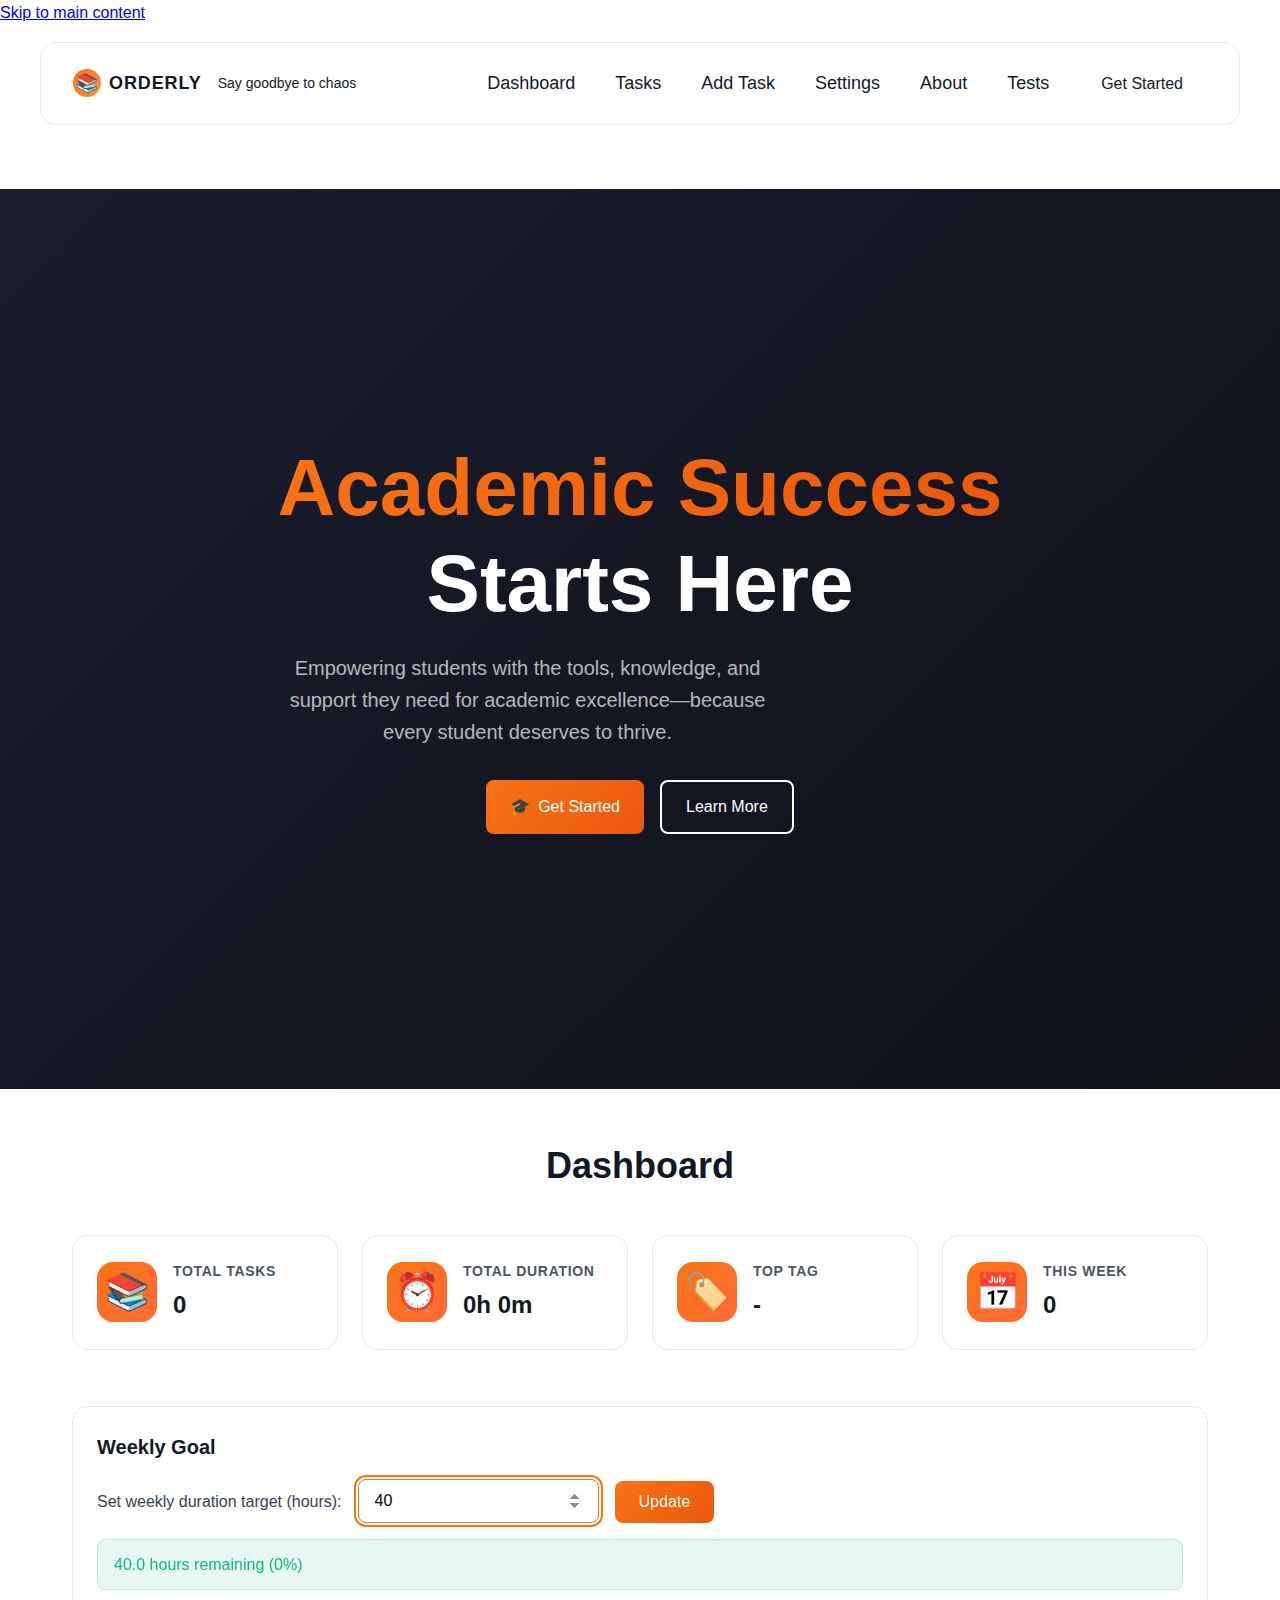
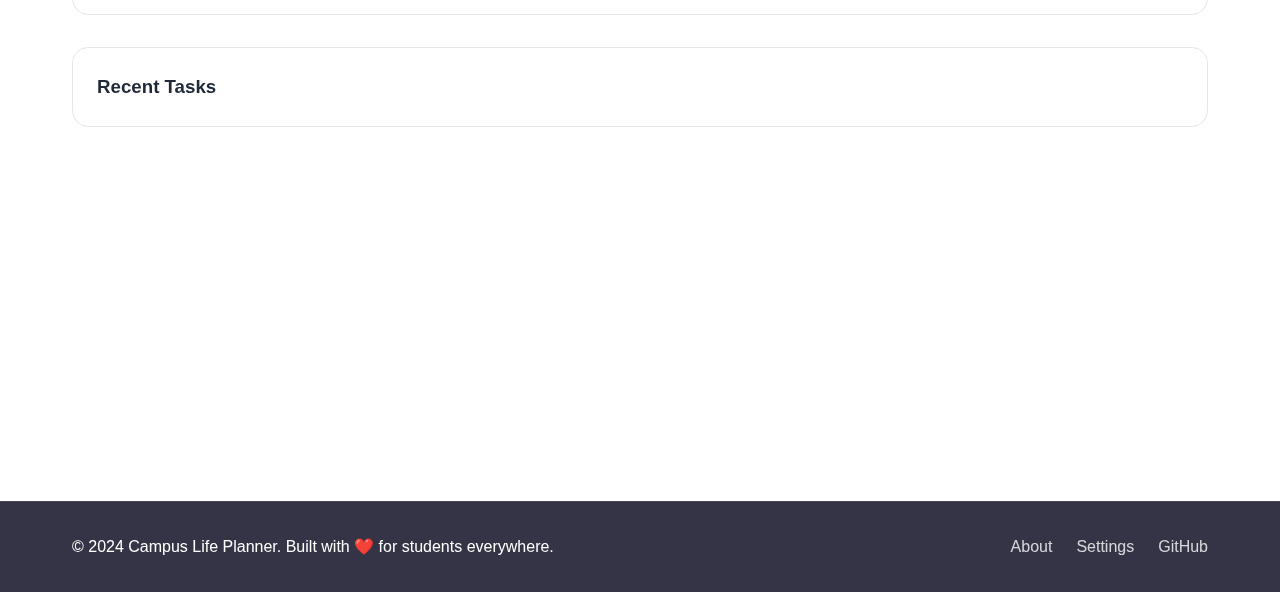
<file: index.html>
<!DOCTYPE html>
<html lang="en">
<head>
    <meta charset="UTF-8">
    <meta name="viewport" content="width=device-width, initial-scale=1.0">
    <title>Orderly</title>
    <meta name="description" content="Organize your academic tasks, events, and deadlines with our intuitive campus life planner">
    
    <!-- Preload critical resources -->
    <link rel="preload" href="styles/main.css" as="style">
    <!-- Use modulepreload for ES module entry so the browser doesn't warn about unused preload -->
    <link rel="modulepreload" href="scripts/main.js">
    
    <!-- Stylesheets -->
    <link rel="stylesheet" href="styles/main.css">
    <link rel="stylesheet" href="styles/components.css">
    <link rel="stylesheet" href="styles/responsive.css">
    
    <!-- Favicon -->
    <link rel="icon" type="image/svg+xml" href="assets/images/favicon.svg">
</head>
<body>
    <!-- Skip to content link for accessibility -->
    <a href="#main-content" class="skip-link">Skip to main content</a>
    
    <!-- Header -->
    <header class="header" role="banner">
        <nav class="nav" role="navigation" aria-label="Main navigation">
            <div class="nav-container">
                <div class="logo">
                    <div class="logo-icon">📚</div>
                    <div>
                        <h1>Orderly</h1>
                        <span class="tagline">Say goodbye to chaos</span>
                    </div>
                </div>
                <button class="nav-toggle" aria-label="Toggle navigation menu" aria-expanded="false">
                    <span class="hamburger"></span>
                    <span class="hamburger"></span>
                    <span class="hamburger"></span>
                </button>
                <ul class="nav-menu" role="menubar">
                    <li role="none"><a href="#dashboard" role="menuitem" class="nav-link">Dashboard</a></li>
                    <li role="none"><a href="#tasks" role="menuitem" class="nav-link">Tasks</a></li>
                    <li role="none"><a href="#add-task" role="menuitem" class="nav-link">Add Task</a></li>
                    <li role="none"><a href="#settings" role="menuitem" class="nav-link">Settings</a></li>
                    <li role="none"><a href="#about" role="menuitem" class="nav-link">About</a></li>
                    <li role="none"><a href="tests.html" role="menuitem" class="nav-link">Tests</a></li>
                    <li role="none"><a href="#dashboard" role="menuitem" class="nav-link btn btn-primary">Get Started</a></li>
                </ul>
            </div>
        </nav>
    </header>

    <!-- Main Content -->
    <main id="main-content" class="main" role="main">
        <!-- Hero Section -->
        <section id="hero" class="hero-section">
            <div class="container">
                <div class="hero-content">
                    <div class="hero-text">
                        <h1 class="hero-title">
                            <span class="hero-title-main">Academic Success</span>
                            <span class="hero-title-sub">Starts Here</span>
                        </h1>
                        <p class="hero-description">
                            Empowering students with the tools, knowledge, and support they need for academic excellence—because every student deserves to thrive.
                        </p>
                        <div class="hero-buttons">
                            <a href="#app" class="btn btn-primary btn-large">
                                <span>🎓</span>
                                Get Started
                            </a>
                            <a href="#features" class="btn btn-outline btn-large">
                                Learn More
                            </a>
                        </div>
                    </div>
                    <div class="hero-visual">
                        <div class="phone-mockup">
                            <div class="phone-screen">
                                <div class="app-preview">
                                    <div class="app-header">
                                        <div class="app-icon">📚</div>
                                        <span>Campus Life</span>
                                    </div>
                                    <div class="app-content">
                                        <div class="task-item">
                                            <div class="task-icon">📝</div>
                                            <div class="task-info">
                                                <div class="task-title">React Formative</div>
                                                <div class="task-meta">Due in 2 days</div>
                                            </div>
                                        </div>
                                        <div class="task-item">
                                            <div class="task-icon">🔬</div>
                                            <div class="task-info">
                                                <div class="task-title">Flexbox assignment</div>
                                                <div class="task-meta">Due tomorrow</div>
                                            </div>
                                        </div>
                                        <div class="task-item">
                                            <div class="task-icon">📖</div>
                                            <div class="task-info">
                                                <div class="task-title">Responsive design</div>
                                                <div class="task-meta">Due next week</div>
                                            </div>
                                        </div>
                                    </div>
                                </div>
                            </div>
                        </div>
                        <div class="floating-elements">
                            <div class="floating-icon">📊</div>
                            <div class="floating-icon">🎯</div>
                            <div class="floating-icon">⏰</div>
                        </div>
                    </div>
                </div>
            </div>
        </section>

        <!-- Features Section -->
        <section id="features" class="section">
            <div class="container">
                <h2 class="section-title">Why Students Choose Campus Life Planner</h2>
                <div class="features-grid">
                    <div class="feature-card glass-effect">
                        <div class="feature-icon">📚</div>
                        <h3>Smart Task Management</h3>
                        <p>Organize assignments, projects, and deadlines with intelligent categorization and priority tracking.</p>
                    </div>
                    <div class="feature-card glass-effect">
                        <div class="feature-icon">⏰</div>
                        <h3>Time Optimization</h3>
                        <p>Track study time, set realistic goals, and optimize your schedule for maximum productivity.</p>
                    </div>
                    <div class="feature-card glass-effect">
                        <div class="feature-icon">🎯</div>
                        <h3>Progress Tracking</h3>
                        <p>Monitor your academic journey with detailed analytics and achievement milestones.</p>
                    </div>
                    <div class="feature-card glass-effect">
                        <div class="feature-icon">🔍</div>
                        <h3>Advanced Search</h3>
                        <p>Find tasks instantly with powerful search capabilities and smart filtering options.</p>
                    </div>
                </div>
            </div>
        </section>

        <!-- How It Works Section -->
        <section id="how-it-works" class="section">
            <div class="container">
                <h2 class="section-title">How It Works</h2>
                <div class="steps-grid">
                    <div class="step-card">
                        <div class="step-number">1</div>
                        <h3>Add Your Tasks</h3>
                        <p>Quickly add assignments, projects, and deadlines with due dates and duration estimates.</p>
                    </div>
                    <div class="step-card">
                        <div class="step-number">2</div>
                        <h3>Track Progress</h3>
                        <p>Monitor your productivity with real-time statistics and visual progress indicators.</p>
                    </div>
                    <div class="step-card">
                        <div class="step-number">3</div>
                        <h3>Achieve Goals</h3>
                        <p>Set weekly targets and celebrate milestones as you work toward academic success.</p>
                    </div>
                </div>
            </div>
        </section>

        <!-- App Section -->
        <section id="app" class="section active">
            <!-- Dashboard Section -->
            <section id="dashboard" class="app-section" aria-labelledby="dashboard-heading">
            <div class="container">
                <h2 id="dashboard-heading" class="section-title">Dashboard</h2>
                
                <!-- Stats Cards -->
                <div class="stats-grid">
                    <div class="stat-card glass-effect">
                        <div class="stat-icon">📚</div>
                        <div class="stat-content">
                            <h3>Total Tasks</h3>
                            <p class="stat-number" id="total-tasks">0</p>
                        </div>
                    </div>
                    
                    <div class="stat-card glass-effect">
                        <div class="stat-icon">⏰</div>
                        <div class="stat-content">
                            <h3>Total Duration</h3>
                            <p class="stat-number" id="total-duration">0h 0m</p>
                        </div>
                    </div>
                    
                    <div class="stat-card glass-effect">
                        <div class="stat-icon">🏷️</div>
                        <div class="stat-content">
                            <h3>Top Tag</h3>
                            <p class="stat-number" id="top-tag">-</p>
                        </div>
                    </div>
                    
                    <div class="stat-card glass-effect">
                        <div class="stat-icon">📅</div>
                        <div class="stat-content">
                            <h3>This Week</h3>
                            <p class="stat-number" id="week-tasks">0</p>
                        </div>
                    </div>
                </div>
                
                <!-- Cap/Target Section -->
                <div class="cap-section glass-effect">
                    <h3>Weekly Goal</h3>
                    <div class="cap-controls">
                        <label for="duration-cap" class="cap-label">Set weekly duration target (hours):</label>
                        <input type="number" id="duration-cap" class="cap-input" min="0" step="0.5" value="40">
                        <button id="update-cap" class="btn btn-primary">Update</button>
                    </div>
                    <div id="cap-status" class="cap-status" role="status" aria-live="polite"></div>
                </div>
                
                <!-- Recent Tasks -->
                <div class="recent-tasks glass-effect">
                    <h3>Recent Tasks</h3>
                    <div id="recent-tasks-list" class="tasks-preview">
                        <!-- Tasks will be populated by JavaScript -->
                    </div>
                </div>
            </div>
        </section>

        <!-- Tasks Section -->
        <section id="tasks" class="section" aria-labelledby="tasks-heading">
            <div class="container">
                <h2 id="tasks-heading" class="section-title">Your Tasks</h2>
                
                <!-- Search and Filter Controls -->
                <div class="controls glass-effect">
                    <div class="search-container">
                        <label for="search-input" class="search-label">Search Tasks:</label>
                        <input type="text" id="search-input" class="search-input" placeholder="Enter search pattern...">
                        <div class="search-options">
                            <label class="checkbox-label">
                                <input type="checkbox" id="case-sensitive" class="checkbox">
                                Case sensitive
                            </label>
                            <button id="clear-search" class="btn btn-secondary">Clear</button>
                        </div>
                    </div>
                    
                    <div class="filter-controls">
                        <label for="sort-select" class="filter-label">Sort by:</label>
                        <select id="sort-select" class="select">
                            <option value="date-desc">Date (Newest First)</option>
                            <option value="date-asc">Date (Oldest First)</option>
                            <option value="title-asc">Title (A-Z)</option>
                            <option value="title-desc">Title (Z-A)</option>
                            <option value="duration-desc">Duration (Longest First)</option>
                            <option value="duration-asc">Duration (Shortest First)</option>
                            <option value="tag-asc">Tag (A-Z)</option>
                        </select>
                        
                        <label for="tag-filter" class="filter-label">Filter by tag:</label>
                        <select id="tag-filter" class="select">
                            <option value="">All Tags</option>
                        </select>
                    </div>
                </div>
                
                <!-- Tasks Table/Grid -->
                <div class="tasks-container">
                    <div id="tasks-loading" class="loading" aria-live="polite">Loading tasks...</div>
                    <div id="tasks-empty" class="empty-state" style="display: none;">
                        <div class="empty-icon">📝</div>
                        <h3>No tasks found</h3>
                        <p>Start by adding your first task or adjust your search criteria.</p>
                        <a href="#add-task" class="btn btn-primary">Add Task</a>
                    </div>
                    <div id="tasks-grid" class="tasks-grid">
                        <!-- Tasks will be populated by JavaScript -->
                    </div>
                </div>
            </div>
        </section>

        <!-- Add/Edit Task Section -->
        <section id="add-task" class="section" aria-labelledby="add-task-heading">
            <div class="container">
                <h2 id="add-task-heading" class="section-title">Add New Task</h2>
                
                <form id="task-form" class="task-form glass-effect" novalidate>
                    <div class="form-group">
                        <label for="task-title" class="form-label">Task Title *</label>
                        <input type="text" id="task-title" class="form-input" required 
                               placeholder="e.g., Complete Math Assignment">
                        <div class="error-message" id="title-error" role="alert"></div>
                    </div>
                    
                    <div class="form-group">
                        <label for="task-due-date" class="form-label">Due Date *</label>
                        <input type="date" id="task-due-date" class="form-input" required>
                        <div class="error-message" id="date-error" role="alert"></div>
                    </div>
                    
                    <div class="form-group">
                        <label for="task-duration" class="form-label">Estimated Duration (hours) *</label>
                        <input type="number" id="task-duration" class="form-input" required 
                               min="0" step="0.25" placeholder="2.5">
                        <div class="error-message" id="duration-error" role="alert"></div>
                    </div>
                    
                    <div class="form-group">
                        <label for="task-tag" class="form-label">Tag *</label>
                        <input type="text" id="task-tag" class="form-input" required 
                               placeholder="e.g., Homework, Project, Exam">
                        <div class="error-message" id="tag-error" role="alert"></div>
                    </div>
                    
                    <div class="form-group">
                        <label for="task-description" class="form-label">Description (Optional)</label>
                        <textarea id="task-description" class="form-textarea" rows="4" 
                                  placeholder="Additional details about this task..."></textarea>
                        <div class="error-message" id="description-error" role="alert"></div>
                    </div>
                    
                    <div class="form-actions">
                        <button type="submit" class="btn btn-primary">Save Task</button>
                        <button type="button" id="cancel-edit" class="btn btn-secondary" style="display: none;">Cancel Edit</button>
                        <button type="reset" class="btn btn-outline">Reset Form</button>
                    </div>
                </form>
            </div>
        </section>

        <!-- Settings Section -->
        <section id="settings" class="section" aria-labelledby="settings-heading">
            <div class="container">
                <h2 id="settings-heading" class="section-title">Settings</h2>
                
                <div class="settings-grid">
                    <!-- Data Management -->
                    <div class="settings-card glass-effect">
                        <h3>Data Management</h3>
                        <div class="settings-group">
                            <label for="backup-data" class="settings-label">Backup Data</label>
                            <button id="backup-data" class="btn btn-primary">Create Backup</button>
                            <p class="settings-description">Save your tasks to your device</p>
                        </div>
                        
                        <div class="settings-group">
                            <label for="restore-data" class="settings-label">Restore Data</label>
                            <input type="file" id="restore-data" accept=".txt" class="file-input">
                            <p class="settings-description">Restore your tasks from a backup file</p>
                        </div>
                        
                        <div class="settings-group">
                            <label class="settings-label">Clear All Data</label>
                            <button id="clear-data" class="btn btn-danger">Clear All Tasks</button>
                            <p class="settings-description">⚠️ This action cannot be undone</p>
                        </div>
                    </div>
                    
                    <!-- Units & Display -->
                    <div class="settings-card glass-effect">
                        <h3>Units & Display</h3>
                        <div class="settings-group">
                            <label for="time-unit" class="settings-label">Default Time Unit</label>
                            <select id="time-unit" class="select">
                                <option value="hours">Hours</option>
                                <option value="minutes">Minutes</option>
                            </select>
                            <p class="settings-description">Choose how duration is displayed</p>
                        </div>
                        
                        <div class="settings-group">
                            <label for="date-format" class="settings-label">Date Format</label>
                            <select id="date-format" class="select">
                                <option value="YYYY-MM-DD">YYYY-MM-DD</option>
                                <option value="MM/DD/YYYY">MM/DD/YYYY</option>
                                <option value="DD/MM/YYYY">DD/MM/YYYY</option>
                            </select>
                        </div>
                    </div>
                    
                    <!-- Notifications -->
                    <div class="settings-card glass-effect">
                        <h3>Notifications</h3>
                        <div class="settings-group">
                            <label class="checkbox-label">
                                <input type="checkbox" id="due-reminders" class="checkbox">
                                Due date reminders
                            </label>
                            <p class="settings-description">Get notified about upcoming deadlines</p>
                        </div>
                        
                        <div class="settings-group">
                            <label class="checkbox-label">
                                <input type="checkbox" id="goal-alerts" class="checkbox">
                                Goal achievement alerts
                            </label>
                            <p class="settings-description">Celebrate when you reach your weekly goals</p>
                        </div>
                    </div>
                </div>
            </div>
        </section>

        <!-- About Section -->
        <section id="about" class="section" aria-labelledby="about-heading">
            <div class="container">
                <h2 id="about-heading" class="section-title">About Campus Life Planner</h2>
                
                <div class="about-content glass-effect">
                    <div class="about-hero">
                        <h3>Your Academic Journey Companion</h3>
                        <p>Campus Life Planner helps you organize your academic tasks, track your progress, and stay on top of your deadlines. Built with accessibility and usability in mind, this tool empowers students to take control of their academic life.</p>
                    </div>
                    
                    <div class="features-grid">
                        <div class="feature-card">
                            <div class="feature-icon">📝</div>
                            <h4>Task Management</h4>
                            <p>Create, edit, and organize your academic tasks with due dates, duration estimates, and tags.</p>
                        </div>
                        
                        <div class="feature-card">
                            <div class="feature-icon">🔍</div>
                            <h4>Smart Search</h4>
                            <p>Find tasks using powerful regex patterns and advanced search capabilities.</p>
                        </div>
                        
                        <div class="feature-card">
                            <div class="feature-icon">📊</div>
                            <h4>Progress Tracking</h4>
                            <p>Monitor your productivity with detailed statistics and goal tracking.</p>
                        </div>
                        
                        <div class="feature-card">
                            <div class="feature-icon">♿</div>
                            <h4>Accessibility First</h4>
                            <p>Built with WCAG guidelines, supporting keyboard navigation and screen readers.</p>
                        </div>
                    </div>
                    
                    <div class="contact-info">
                        <h4>Contact & Support</h4>
                        <div class="contact-links">
                            <a href="mailto:your-email@example.com" class="contact-link">
                                📧 Email Support
                            </a>
                            <a href="https://github.com/your-username" class="contact-link" target="_blank" rel="noopener">
                                🐙 GitHub Repository
                            </a>
                        </div>
                    </div>
                </div>
            </div>
        </section>
    </main>

    <!-- Footer -->
    <footer class="footer" role="contentinfo">
        <div class="container">
            <div class="footer-content">
                <p>&copy; 2024 Campus Life Planner. Built with ❤️ for students everywhere.</p>
                <div class="footer-links">
                    <a href="#about">About</a>
                    <a href="#settings">Settings</a>
                    <a href="https://github.com/your-username" target="_blank" rel="noopener">GitHub</a>
                </div>
            </div>
        </div>
    </footer>

    <!-- Confirmation Modal -->
    <div id="confirm-modal" class="modal" role="dialog" aria-labelledby="modal-title" aria-hidden="true">
        <div class="modal-backdrop"></div>
        <div class="modal-content glass-effect">
            <h3 id="modal-title">Confirm Action</h3>
            <p id="modal-message">Are you sure you want to proceed?</p>
            <div class="modal-actions">
                <button id="modal-confirm" class="btn btn-primary">Confirm</button>
                <button id="modal-cancel" class="btn btn-secondary">Cancel</button>
            </div>
        </div>
    </div>

    <!-- Scripts -->
    <script type="module" src="scripts/main.js"></script>
</body>
</html>
</file>
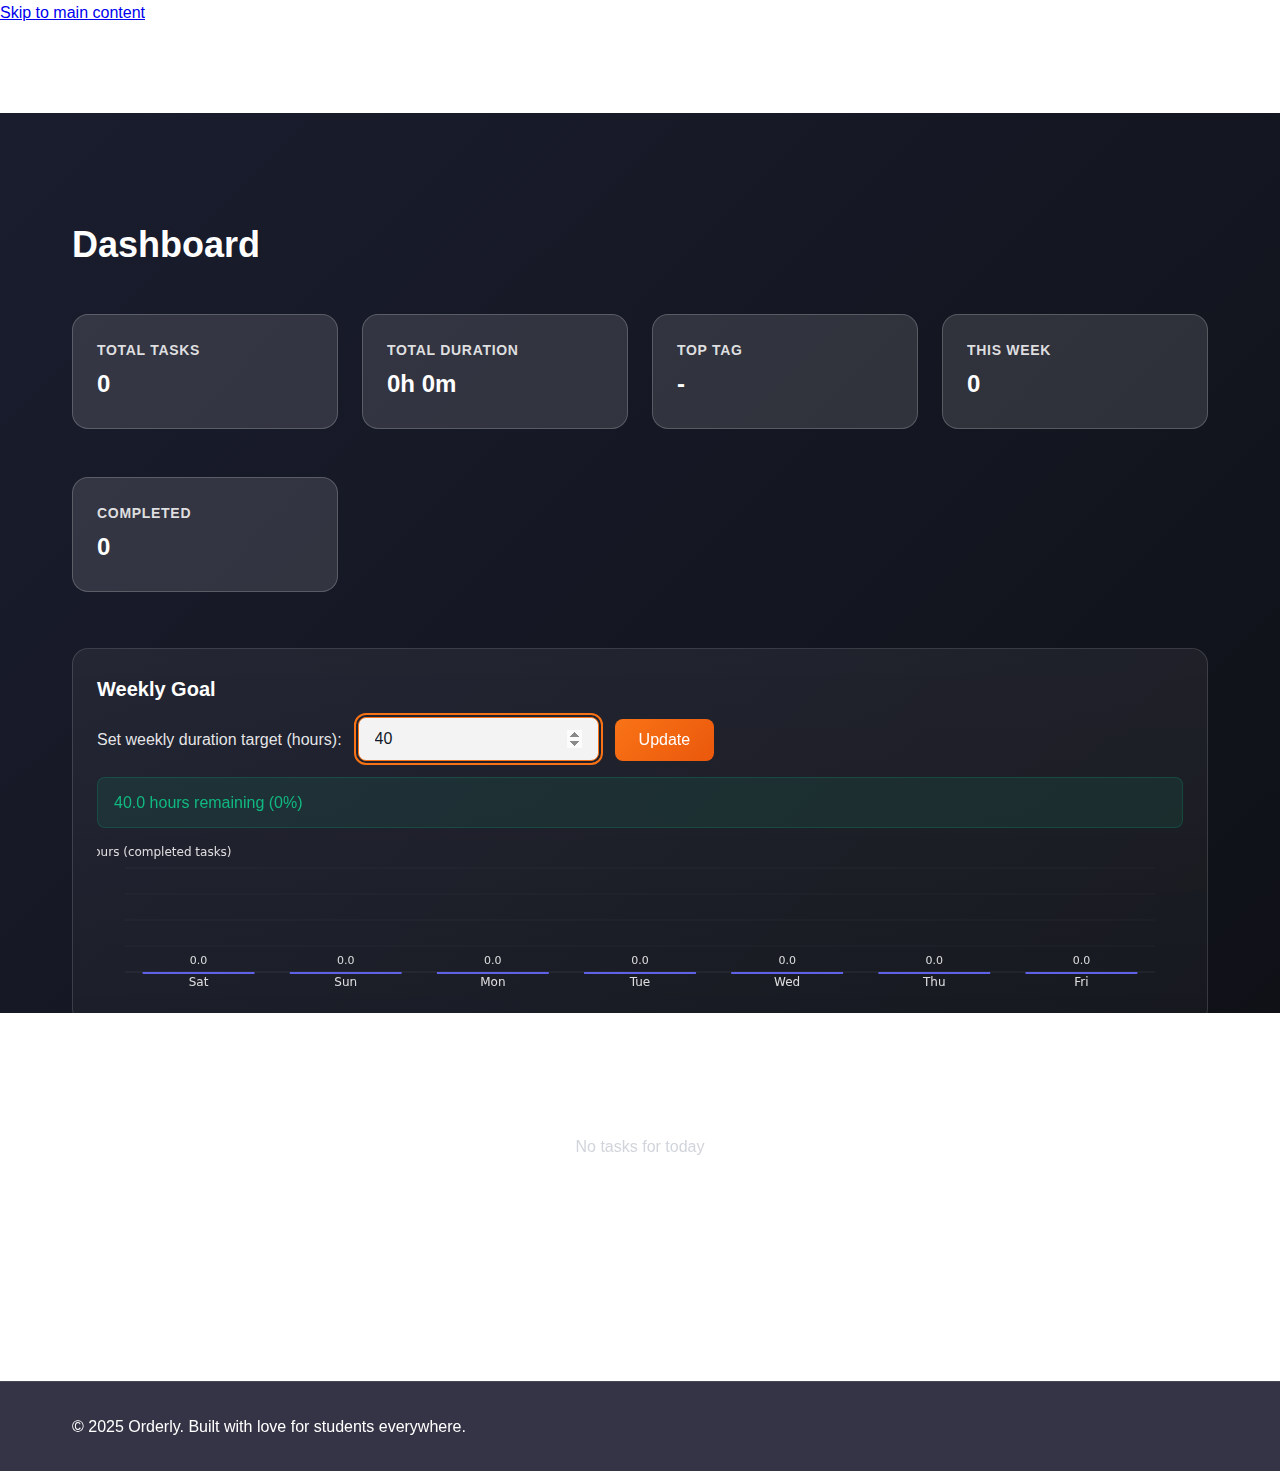
<file: dashboard.html>
<!DOCTYPE html>
<html lang="en">
<head>
    <meta charset="UTF-8">
    <meta name="viewport" content="width=device-width, initial-scale=1.0">
    <title>Orderly • Dashboard</title>
    <meta name="description" content="Orderly dashboard and task manager">
    <link rel="preconnect" href="https://fonts.googleapis.com">
    <link rel="preconnect" href="https://fonts.gstatic.com" crossorigin>
    <link href="https://fonts.googleapis.com/css2?family=Lora:wght@400;500;600;700&display=swap" rel="stylesheet">
    <link rel="preload" href="styles/main.css" as="style">
    <link rel="modulepreload" href="scripts/main.js">
    <link rel="stylesheet" href="styles/main.css">
    <link rel="stylesheet" href="styles/components.css">
    <link rel="stylesheet" href="styles/responsive.css">
    <link rel="icon" type="image/svg+xml" href="assets/images/favicon.svg">
    <style>
      /* Ensure the app is the primary section on this page */
      .section { display: none; }
      #app.section { display: block; }
      
      /* Apply homepage dark background to dashboard */
      body, .main, #app {
        background: linear-gradient(135deg, var(--dark-bg) 0%, var(--darker-bg) 100%);
        background-attachment: fixed;
        min-height: 100vh;
        color: var(--white);
      }

      /* Make sections inside #app transparent so the dark bg shows through */
      #app .section {
        background: transparent;
        padding: var(--space-12) 0;
      }
      
      /* Hide all subsections inside #app by default, only show active one */
      #app > .app-section {
        display: none;
      }
      
      #app > .app-section.active {
        display: block;
      }

      /* Use glass-effect appearance on dashboard cards instead of white backgrounds */
      #app .glass-effect {
        /* slightly more opaque glass for improved contrast */
        background: rgba(255,255,255,0.14);
        border: 1px solid rgba(255,255,255,0.18);
        box-shadow: 0 12px 36px rgba(0,0,0,0.45);
        color: var(--white);
      }

      /* Header should remain dark on the dashboard even when JS adds .light */
      .header.light .nav-container {
        background: rgba(255, 255, 255, 0.08) !important;
        border-color: rgba(255, 255, 255, 0.12) !important;
      }

      .header.light .nav-link,
      .header.light .tagline,
      .header.light .logo h1,
      .header.light .hamburger {
        color: var(--white) !important;
      }
      
      /* Make stat cards pop more */
      #app .stat-card {
        background: rgba(255,255,255,0.12);
        border: 1px solid rgba(255,255,255,0.2);
        box-shadow: 0 14px 48px rgba(0,0,0,0.5);
        color: var(--white);
      }
      
      #app .stat-content h3 {
        color: rgba(255,255,255,0.85);
      }
      
      #app .stat-number {
        color: var(--white);
      }
      
      /* Make dashboard title and labels clearly visible */
      #app .section-title {
        color: var(--white);
        text-shadow: 0 4px 18px rgba(0,0,0,0.6);
      }

      /* Cap/target label and input contrast */
      .cap-label {
        color: rgba(255,255,255,0.9);
      }

      .cap-input {
        background: rgba(255,255,255,0.95);
        color: var(--gray-900);
        border: 1px solid rgba(0,0,0,0.12);
      }
      
      /* Weekly goal: make it stand out */
      #app .cap-section {
        background: linear-gradient(180deg, rgba(255,255,255,0.06), rgba(255,255,255,0.03));
        border: 1px solid rgba(255,255,255,0.14);
        padding: var(--space-6);
        border-radius: var(--radius-xl);
        margin-bottom: var(--space-6);
      }

      #app .cap-section h3 {
        color: var(--white);
        margin-bottom: var(--space-3);
      }

      /* Recent tasks panel removed from dashboard; generic preview styles retained in main stylesheet */
      
      /* Settings page contrast improvements */
      #settings .settings-grid {
        display: grid;
        grid-template-columns: repeat(auto-fit, minmax(380px, 1fr));
        gap: var(--space-8);
        max-width: 1000px;
        margin: 0 auto;
      }
      
      #settings .settings-card {
        background: rgba(255,255,255,0.18);
        border: 1px solid rgba(255,255,255,0.25);
        padding: var(--space-8);
        border-radius: var(--radius-xl);
      }
      
      #settings .settings-card h3 {
        color: var(--white);
        font-weight: 600;
        margin-bottom: var(--space-6);
        font-size: 1.3rem;
        padding-bottom: var(--space-3);
        border-bottom: 2px solid rgba(255,255,255,0.2);
      }
      
      #settings .settings-group {
        margin-bottom: var(--space-6);
      }
      
      #settings .settings-group:last-child {
        margin-bottom: 0;
      }
      
      #settings .settings-label {
        color: rgba(255,255,255,0.95);
        font-weight: 500;
        display: block;
        margin-bottom: var(--space-2);
      }
      
      #settings .settings-description {
        color: rgba(255,255,255,0.75);
        font-size: 0.9rem;
        margin-top: var(--space-2);
      }
      
      /* Form controls on settings page - high contrast */
      #settings .select,
      #settings .file-input {
        background: rgba(255,255,255,0.95);
        color: var(--gray-900);
        border: 1px solid rgba(255,255,255,0.3);
        width: 100%;
        padding: var(--space-3);
        border-radius: var(--radius-md);
        font-size: 1rem;
      }
      
      #settings .select option {
        background: var(--white);
        color: var(--gray-900);
      }
      
      /* Checkbox labels on settings */
      #settings .checkbox-label {
        color: rgba(255,255,255,0.95);
        font-weight: 500;
        display: flex;
        align-items: center;
        gap: var(--space-2);
      }
      
      #settings .checkbox {
        width: 18px;
        height: 18px;
      }
      
      /* Button text visibility */
      #settings .btn {
        font-weight: 600;
      }
    </style>
</head>
<body>
    <a href="#main-content" class="skip-link">Skip to main content</a>

    <header class="header" role="banner">
      <nav class="nav" role="navigation" aria-label="Main navigation">
        <div class="nav-container">
          <div class="logo">
            <div>
              <h1 id="logo-text">Orderly</h1>
              <span class="tagline"></span>
            </div>
          </div>
          <ul class="nav-menu" role="menubar">
            <li role="none"><a href="index.html#hero" role="menuitem" class="nav-link">Home</a></li>
            <li role="none"><a href="#dashboard" role="menuitem" class="nav-link">Dashboard</a></li>
            <li role="none"><a href="tasks.html#tasks" role="menuitem" class="nav-link">Tasks</a></li>
            <li role="none"><a href="settings.html" role="menuitem" class="nav-link">Settings</a></li>
            <li role="none"><a href="#about" role="menuitem" class="nav-link">About</a></li>
          </ul>
        </div>
      </nav>
    </header>

    <main id="main-content" class="main" role="main">
      <section id="app" class="section active">
        <section id="dashboard" class="app-section active" aria-labelledby="dashboard-heading">
          <div class="container">
            <div style="display:flex;align-items:center;justify-content:space-between;gap:12px;">
              <h2 id="dashboard-heading" class="section-title">Dashboard</h2>
              <div style="display:flex;gap:8px;align-items:center">
                <!-- Recent tasks dropdown removed per user request -->
              </div>
            </div>
            <div class="stats-grid">
              <div class="stat-card glass-effect">
                <div class="stat-content">
                  <h3>Total Tasks</h3>
                  <p class="stat-number" id="total-tasks">0</p>
                </div>
              </div>
              <div class="stat-card glass-effect">
                <div class="stat-content">
                  <h3>Total Duration</h3>
                  <p class="stat-number" id="total-duration">0h 0m</p>
                </div>
              </div>
              <div class="stat-card glass-effect">
                <div class="stat-content">
                  <h3>Top Tag</h3>
                  <p class="stat-number" id="top-tag">-</p>
                </div>
              </div>
              <div class="stat-card glass-effect">
                <div class="stat-content">
                  <h3>This Week</h3>
                  <p class="stat-number" id="week-tasks">0</p>
                </div>
              </div>
              <div class="stat-card glass-effect">
                <div class="stat-content">
                  <h3>Completed</h3>
                  <p class="stat-number" id="completed-tasks">0</p>
                </div>
              </div>
            </div>

            <div class="cap-section glass-effect">
              <h3>Weekly Goal</h3>
              <div class="cap-controls">
                <label for="duration-cap" class="cap-label">Set weekly duration target (<span id="cap-unit-label">hours</span>):</label>
                <input type="number" id="duration-cap" class="cap-input" min="0" step="0.5" value="40">
                <button id="update-cap" class="btn btn-primary">Update</button>
              </div>
              <div id="cap-status" class="cap-status" role="status" aria-live="polite"></div>
              <div class="weekly-chart" style="margin-top:12px">
                <div class="chart-wrap" style="position:relative">
                  <canvas id="weekly-progress-canvas" aria-label="Weekly progress chart" style="width:100%;height:160px;display:block"></canvas>
                  <div id="weekly-chart-tooltip" style="position:absolute;pointer-events:none;display:none;background:rgba(0,0,0,0.78);color:#fff;padding:6px 8px;border-radius:6px;font-size:12px;z-index:20"></div>
                </div>
              </div>
            </div>

            
            <!-- Today's Tasks: highest priority by duration -->
            <div class="todays-tasks glass-effect">
              <h3>Today's Tasks (Longest First)</h3>
              <div id="todays-tasks-list" class="tasks-preview"></div>
            </div>
          </div>
        </section>

        <section id="tasks" class="app-section" aria-labelledby="tasks-heading">
          <div class="container">
            <h2 id="tasks-heading" class="section-title">Your Tasks</h2>
            <div class="controls glass-effect">
              <div class="search-container">
                <label for="search-input" class="search-label">Search Tasks:</label>
                <input type="text" id="search-input" class="search-input" placeholder="Enter search pattern...">
                <div class="search-options">
                  <label class="checkbox-label">
                    <input type="checkbox" id="case-sensitive" class="checkbox">
                    Case sensitive
                  </label>
                  <button id="clear-search" class="btn btn-secondary">Clear</button>
                </div>
              </div>
              <div class="filter-controls">
                <label for="sort-select" class="filter-label">Sort by:</label>
                <select id="sort-select" class="select">
                  <option value="date-desc">Date (Newest First)</option>
                  <option value="date-asc">Date (Oldest First)</option>
                  <option value="title-asc">Title (A-Z)</option>
                  <option value="title-desc">Title (Z-A)</option>
                  <option value="duration-desc">Duration (Longest First)</option>
                  <option value="duration-asc">Duration (Shortest First)</option>
                  <option value="tag-asc">Tag (A-Z)</option>
                </select>
                <label for="tag-filter" class="filter-label">Filter by tag:</label>
                <select id="tag-filter" class="select">
                  <option value="">All Tags</option>
                </select>
              </div>
            </div>
            <div class="tasks-container">
              <div id="tasks-loading" class="loading" aria-live="polite">Loading tasks...</div>
              <div id="empty-state" class="empty-state" style="display:none;">
                <h3>No tasks found</h3>
                <p>Start by adding your first task or adjust your search criteria.</p>
                <a href="tasks.html#add-task" class="btn btn-primary">Add Task</a>
              </div>
              <div id="tasks-grid" class="tasks-grid"></div>
            </div>
          </div>
        </section>

        <!-- Add Task moved to tasks.html -->
        <!-- Settings moved to settings.html -->

        <section id="about" class="app-section" aria-labelledby="about-heading">
          <div class="container">
            <h2 id="about-heading" class="section-title">About Ordely</h2>
            <div class="about-content glass-effect">
              <div class="developer-section">
                <div class="developer-image">
                  <img src="images/grace-njunge.jpg.jpg" alt="Grace Njunge   Developer" class="profile-pic" onerror="this.style.display='none'; this.parentElement.innerHTML='<div style=\'color: white; text align: center; font size: 4rem;\'>👩‍💻</div>';">
                </div>
                <div class="developer-bio">
                  <h3>Meet the Developer</h3>
                  <p><strong>Grace Njunge</strong> is a student developer who knows firsthand how overwhelming campus life can be. Between juggling assignments, group projects, and looming deadlines, she realized students needed a simple yet powerful tool to stay organized. That's why she built Ordely, a task management system designed by a student, for students, with a focus on making academic life less stressful and more manageable. Check out her github for more cool projects!! <a href="https://github.com/dashboard" target="_blank" style="color: pink; text-decoration: none;">Github</a></p>
                </div>
              </div>
              
              <div class="app-description">
                <h3>About the Application</h3>
                <p><strong>Ordely</strong> is your personal academic companion that helps you bring order to the chaos of student life. Think of it as your digital planner that actually understands how hectic campus can get. You can quickly add tasks, set deadlines, and organize everything by tags that make sense to you. Need to find that assignment from two weeks ago? Just search for it. Want to see what's due today? It's right there on your dashboard. Built with students in mind, Ordely keeps things simple, accessible, and actually useful because you've got enough to worry about without fighting your to do list.</p>
              </div>
            </div>
          </div>
        </section>
      </section>
    </main>

    <footer class="footer" role="contentinfo">
      <div class="container">
        <div class="footer-content">
          <p>&copy; 2025 Orderly. Built with love for students everywhere.</p>
        </div>
      </div>
    </footer>

    <div id="confirm-modal" class="modal" role="dialog" aria-labelledby="modal-title" aria-hidden="true">
      <div class="modal-backdrop"></div>
      <div class="modal-content glass-effect">
        <h3 id="modal-title">Confirm Action</h3>
        <p id="modal-message">Are you sure you want to proceed?</p>
        <div class="modal-actions">
          <button id="modal-confirm" class="btn btn-primary">Confirm</button>
          <button id="modal-cancel" class="btn btn-secondary">Cancel</button>
        </div>
      </div>
    </div>

    <script type="module" src="scripts/main.js"></script>
</body>
</html>
</file>
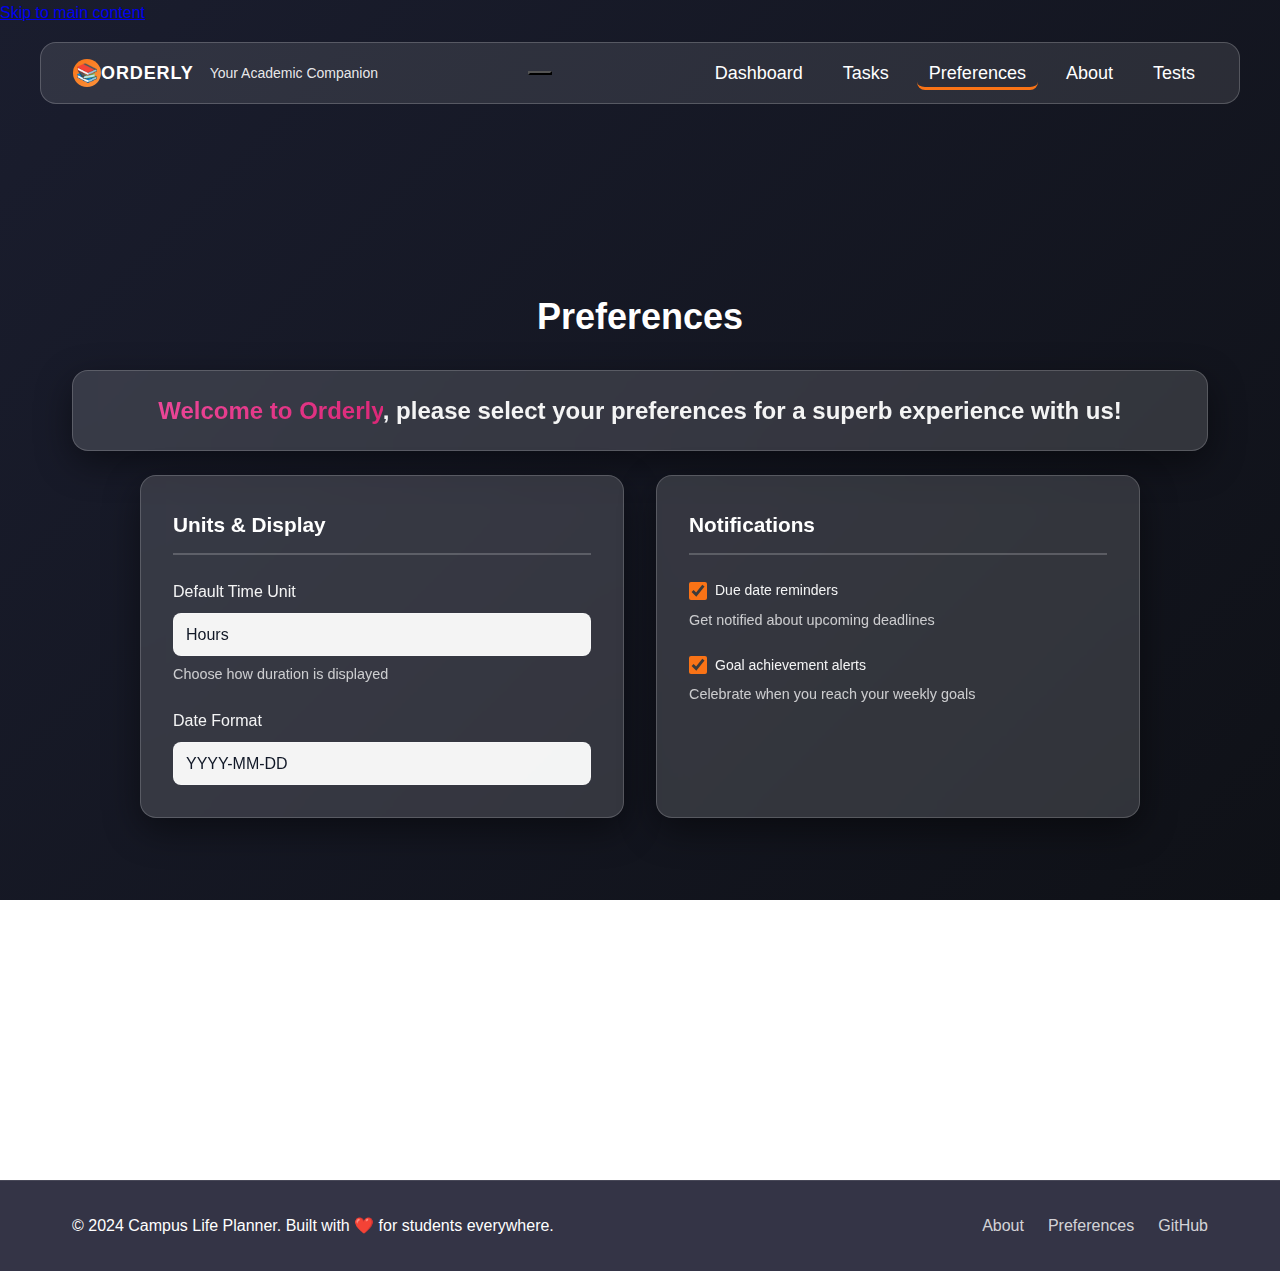
<file: settings.html>
<!DOCTYPE html>
<html lang="en">
<head>
    <meta charset="UTF-8">
    <meta name="viewport" content="width=device-width, initial-scale=1.0">
    <title>Orderly • Preferences</title>
    <meta name="description" content="Orderly preferences and settings">
    <link rel="preload" href="styles/main.css" as="style">
    <link rel="modulepreload" href="scripts/main.js">
    <link rel="stylesheet" href="styles/main.css">
    <link rel="stylesheet" href="styles/components.css">
    <link rel="stylesheet" href="styles/responsive.css">
    <link rel="icon" type="image/svg+xml" href="assets/images/favicon.svg">
    <style>
      /* Force dark background like dashboard - using direct color values */
      body {
        background: linear-gradient(135deg, #1a1d2e 0%, #0f1117 100%) !important;
        background-attachment: fixed !important;
        min-height: 100vh !important;
        color: #ffffff !important;
      }
      
      .main {
        background: transparent !important;
        min-height: 100vh !important;
      }
      
      .container {
        color: #ffffff !important;
      }

      /* Override the white background from main.css for settings page */
      .section {
        background: linear-gradient(135deg, #1a1d2e 0%, #0f1117 100%) !important;
        background-attachment: fixed !important;
        min-height: 100vh !important;
        color: #ffffff !important;
      }

      /* Settings page contrast improvements */
      .settings-grid {
        display: grid;
        grid-template-columns: repeat(auto-fit, minmax(380px, 1fr));
        gap: 2rem;
        max-width: 1000px;
        margin: 0 auto;
      }
      
      .settings-card {
        background: rgba(255,255,255,0.18) !important;
        border: 1px solid rgba(255,255,255,0.25) !important;
        padding: 2rem !important;
        border-radius: 1rem !important;
      }
      
      .settings-card h3 {
        color: #ffffff !important;
        font-weight: 600;
        margin-bottom: 1.5rem;
        font-size: 1.3rem;
        padding-bottom: 0.75rem;
        border-bottom: 2px solid rgba(255,255,255,0.2);
      }
      
      .settings-group {
        margin-bottom: 1.5rem;
      }
      
      .settings-group:last-child {
        margin-bottom: 0;
      }
      
      .settings-label {
        color: rgba(255,255,255,0.95) !important;
        font-weight: 500;
        display: block;
        margin-bottom: 0.5rem;
      }
      
      .settings-description {
        color: rgba(255,255,255,0.75) !important;
        font-size: 0.9rem;
        margin-top: 0.5rem;
      }
      
      /* Form controls on settings page - high contrast */
      .select,
      .file-input {
        background: rgba(255,255,255,0.95) !important;
        color: #111827 !important;
        border: 1px solid rgba(255,255,255,0.3) !important;
        width: 100%;
        padding: 0.75rem;
        border-radius: 0.5rem;
        font-size: 1rem;
      }
      
      .select option {
        background: #ffffff;
        color: #111827;
      }
      
      /* Checkbox labels on settings */
      .checkbox-label {
        color: rgba(255,255,255,0.95) !important;
        font-weight: 500;
        display: flex;
        align-items: center;
        gap: 0.5rem;
      }
      
      .checkbox {
        width: 18px;
        height: 18px;
      }
      
      /* Button text visibility */
      .btn {
        font-weight: 600;
      }
      
      /* Section title */
      .section-title {
        color: #ffffff !important;
        text-shadow: 0 4px 18px rgba(0,0,0,0.6);
        margin-bottom: 1.5rem;
      }
      
      /* Welcome message styling */
      .welcome-message {
        background: rgba(255,255,255,0.14) !important;
        border: 1px solid rgba(255,255,255,0.18) !important;
        box-shadow: 0 12px 36px rgba(0,0,0,0.45) !important;
      }
      
      /* Ensure glass effect cards are visible */
      .glass-effect {
        background: rgba(255,255,255,0.14) !important;
        border: 1px solid rgba(255,255,255,0.18) !important;
        box-shadow: 0 12px 36px rgba(0,0,0,0.45) !important;
        backdrop-filter: blur(10px) !important;
      }
    </style>
</head>
<body>
  <a href="#main-content" class="skip-link">Skip to main content</a>

  <header class="header" role="banner">
    <nav class="nav" role="navigation" aria-label="Main navigation">
      <div class="nav-container">
        <div class="logo">
          <h1>
            <span class="logo-icon">📚</span>
            <span class="logo-text">ORDERLY</span>
          </h1>
          <p class="tagline">Your Academic Companion</p>
        </div>
        <button class="hamburger" aria-label="Toggle navigation" aria-expanded="false">
          <span></span>
          <span></span>
          <span></span>
        </button>
        <ul class="nav-menu" role="menubar">
          <li role="none"><a href="dashboard.html#dashboard" role="menuitem" class="nav-link">Dashboard</a></li>
          <li role="none"><a href="tasks.html#tasks" role="menuitem" class="nav-link">Tasks</a></li>
          <li role="none"><a href="settings.html" role="menuitem" class="nav-link">Preferences</a></li>
          <li role="none"><a href="dashboard.html#about" role="menuitem" class="nav-link">About</a></li>
          <li role="none"><a href="tests.html" role="menuitem" class="nav-link">Tests</a></li>
        </ul>
      </div>
    </nav>
  </header>

  <main id="main-content" class="main" role="main">
    <section class="section" style="display:block;padding-top:120px;">
      <div class="container">
        <h2 class="section-title">Preferences</h2>
        <div class="welcome-message glass-effect" style="padding:1.5rem;margin-bottom:1.5rem;border-radius:1rem;text-align:center;">
          <p style="font-size:1.5rem;font-weight:700;line-height:1.3;margin:0;">
            <span style="background:linear-gradient(135deg, #ec4899, #db2777);-webkit-background-clip:text;-webkit-text-fill-color:transparent;background-clip:text;">Welcome to Orderly</span><span style="color:rgba(255,255,255,0.95);">, please select your preferences for a superb experience with us!</span>
          </p>
        </div>
        <div class="settings-grid">
          <div class="settings-card glass-effect">
            <h3>Units & Display</h3>
            <div class="settings-group">
              <label for="time-unit" class="settings-label">Default Time Unit</label>
              <select id="time-unit" class="select">
                <option value="hours">Hours</option>
                <option value="minutes">Minutes</option>
              </select>
              <p class="settings-description">Choose how duration is displayed</p>
            </div>
            <div class="settings-group">
              <label for="date-format" class="settings-label">Date Format</label>
              <select id="date-format" class="select">
                <option value="YYYY-MM-DD">YYYY-MM-DD</option>
                <option value="MM/DD/YYYY">MM/DD/YYYY</option>
                <option value="DD/MM/YYYY">DD/MM/YYYY</option>
              </select>
            </div>
          </div>
          <div class="settings-card glass-effect">
            <h3>Notifications</h3>
            <div class="settings-group">
              <label class="checkbox-label">
                <input type="checkbox" id="due-reminders" class="checkbox">
                Due date reminders
              </label>
              <p class="settings-description">Get notified about upcoming deadlines</p>
            </div>
            <div class="settings-group">
              <label class="checkbox-label">
                <input type="checkbox" id="goal-alerts" class="checkbox">
                Goal achievement alerts
              </label>
              <p class="settings-description">Celebrate when you reach your weekly goals</p>
            </div>
          </div>
        </div>
      </div>
    </section>
  </main>

  <footer class="footer" role="contentinfo">
    <div class="container">
      <div class="footer-content">
        <p>&copy; 2024 Campus Life Planner. Built with ❤️ for students everywhere.</p>
        <div class="footer-links">
          <a href="dashboard.html#about">About</a>
          <a href="settings.html">Preferences</a>
          <a href="https://github.com/your-username" target="_blank" rel="noopener">GitHub</a>
        </div>
      </div>
    </div>
  </footer>

  <div id="confirm-modal" class="modal" role="dialog" aria-labelledby="modal-title" aria-hidden="true">
    <div class="modal-backdrop"></div>
    <div class="modal-content glass-effect">
      <h3 id="modal-title">Confirm Action</h3>
      <p id="modal-message">Are you sure you want to proceed?</p>
      <div class="modal-actions">
        <button id="modal-confirm" class="btn btn-primary">Confirm</button>
        <button id="modal-cancel" class="btn btn-secondary">Cancel</button>
      </div>
    </div>
  </div>

  <div id="toast-container" class="toast-container" aria-live="polite" aria-atomic="true"></div>

  <script type="module" src="scripts/main.js"></script>
</body>
</html>
</file>
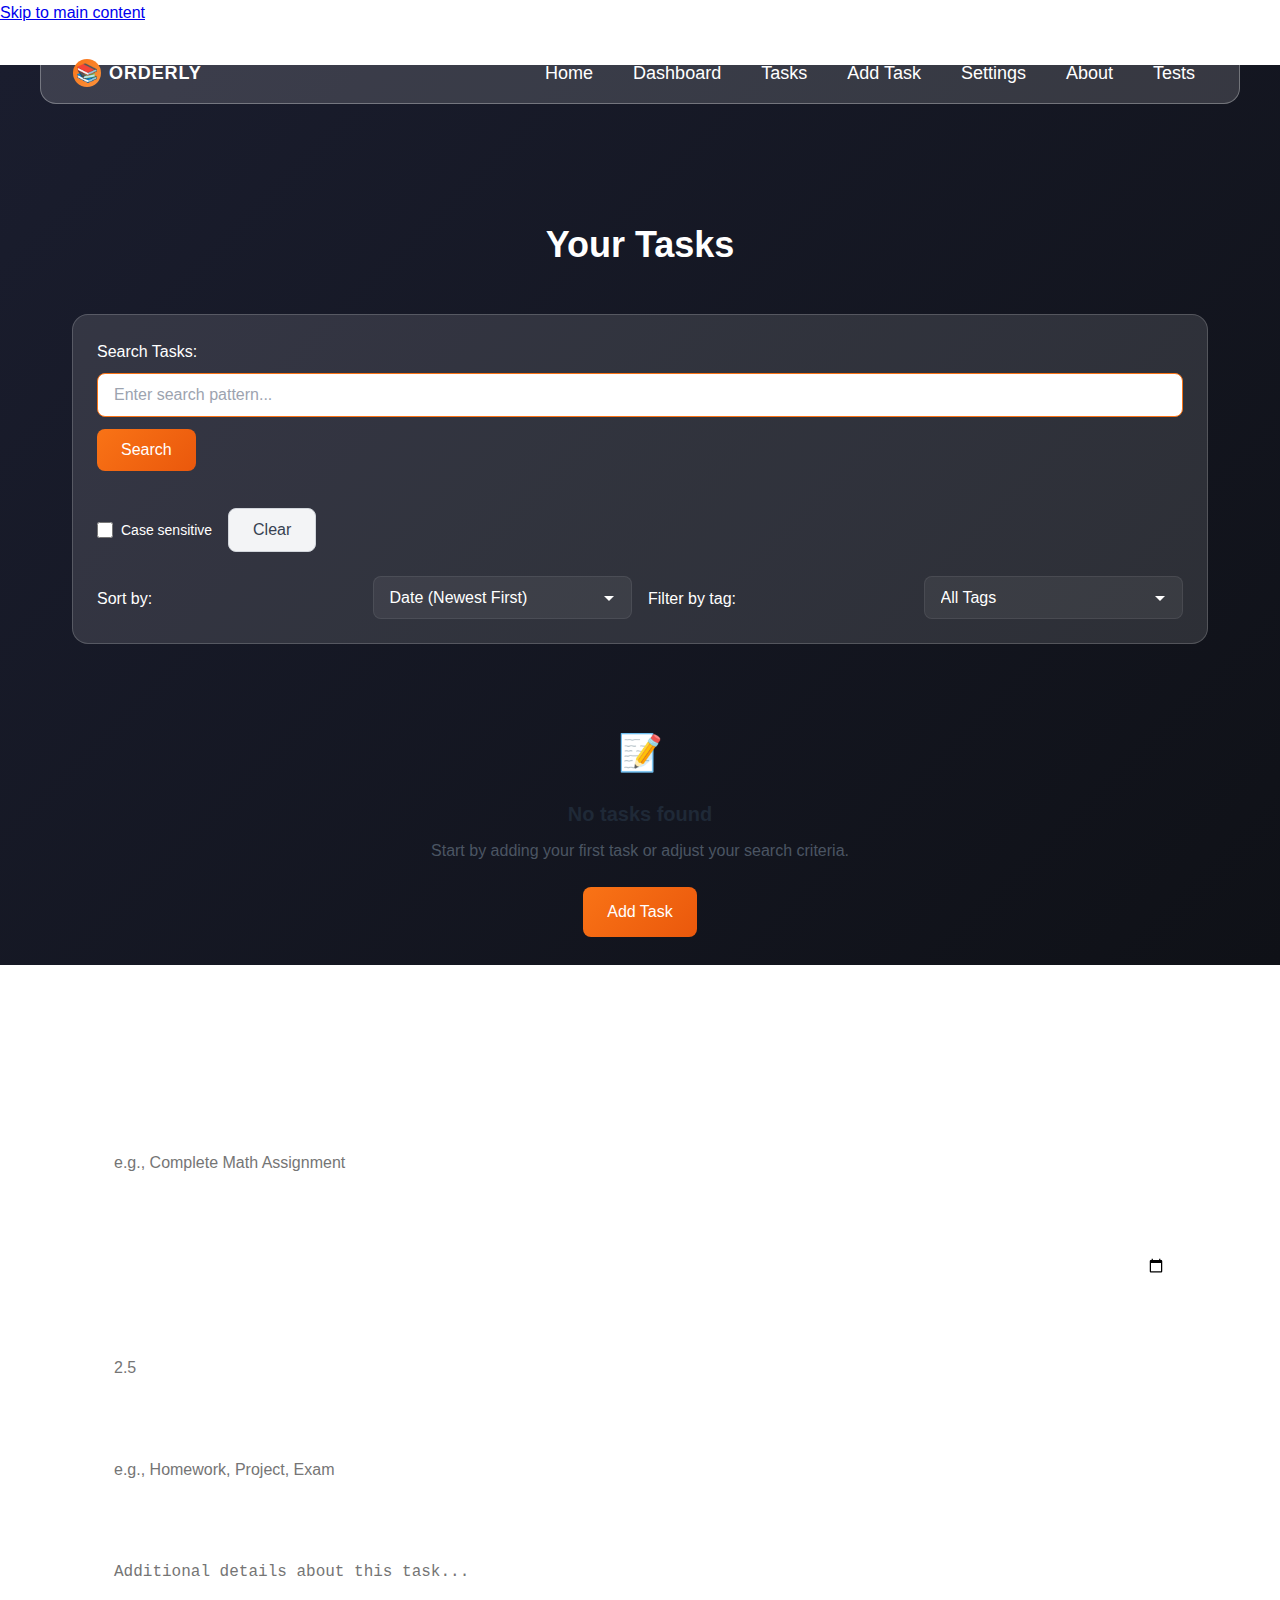
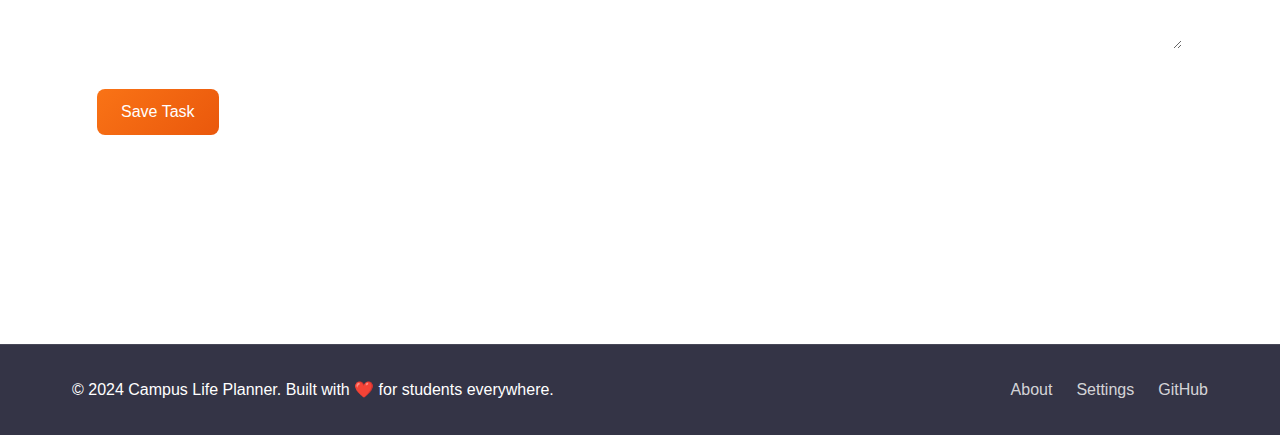
<file: tasks.html>
<!DOCTYPE html>
<html lang="en">
<head>
  <meta charset="utf-8">
  <meta name="viewport" content="width=device-width, initial-scale=1">
  <title>Orderly • Tasks</title>
  <link rel="preload" href="styles/main.css" as="style">
  <link rel="modulepreload" href="scripts/main.js">
  <link rel="stylesheet" href="styles/main.css">
  <link rel="stylesheet" href="styles/components.css">
  <link rel="stylesheet" href="styles/responsive.css">
  <link rel="icon" type="image/svg+xml" href="assets/images/favicon.svg">
  <style>
    /* Ensure header contrast and section transparency to match dashboard theme */
    body, .main, #tasks {
      background: linear-gradient(135deg, var(--dark-bg) 0%, var(--darker-bg) 100%);
      color: var(--white);
      background-attachment: fixed;
    }

    /* Make glass-effect areas match dashboard (slightly more opaque) */
    #tasks .glass-effect {
      background: rgba(255,255,255,0.12);
      border: 1px solid rgba(255,255,255,0.18);
      color: var(--white);
    }

    /* Section titles and labels should be white on this page for contrast */
    #tasks .section-title, #tasks .form-label, #tasks label {
      color: var(--white) !important;
    }
  </style>
</head>
<body>
  <a href="#main-content" class="skip-link">Skip to main content</a>

  <header class="header" role="banner">
    <nav class="nav" role="navigation" aria-label="Main navigation">
      <div class="nav-container">
        <div class="logo">
          <div class="logo-icon">📚</div>
          <div>
            <h1 id="logo-text">Orderly</h1>
            <span class="tagline"></span>
          </div>
        </div>
        <ul class="nav-menu" role="menubar">
          <li role="none"><a href="index.html#hero" role="menuitem" class="nav-link">Home</a></li>
          <li role="none"><a href="dashboard.html#dashboard" role="menuitem" class="nav-link">Dashboard</a></li>
          <li role="none"><a href="tasks.html#tasks" role="menuitem" class="nav-link">Tasks</a></li>
          <li role="none"><a href="tasks.html#add-task" role="menuitem" class="nav-link">Add Task</a></li>
          <li role="none"><a href="dashboard.html#settings" role="menuitem" class="nav-link">Settings</a></li>
          <li role="none"><a href="dashboard.html#about" role="menuitem" class="nav-link">About</a></li>
          <li role="none"><a href="tests.html" role="menuitem" class="nav-link">Tests</a></li>
        </ul>
      </div>
    </nav>
  </header>

  <main id="main-content" class="main" role="main">

  <section id="tasks" class="section active">
      <div class="container">
        <h2 id="tasks-heading" class="section-title">Your Tasks</h2>
        <div class="controls glass-effect">
          <div class="search-container">
            <label for="search-input" class="search-label">Search Tasks:</label>
            <input type="text" id="search-input" class="search-input" placeholder="Enter search pattern...">
            <button id="search-btn" type="button" class="btn btn-primary">Search</button>
            <div id="search-results" class="search-results" aria-live="polite" style="margin-left:12px;color:var(--muted);">&nbsp;</div>
            <div id="search-results-list" class="search-results-list" style="margin-top:12px;"></div>
            <div class="search-options">
              <label class="checkbox-label">
                <input type="checkbox" id="case-sensitive" class="checkbox">
                Case sensitive
              </label>
              <button id="clear-search" class="btn btn-secondary">Clear</button>
            </div>
          </div>
          <div class="filter-controls">
            <label for="sort-select" class="filter-label">Sort by:</label>
            <select id="sort-select" class="select">
              <option value="date-desc">Date (Newest First)</option>
              <option value="date-asc">Date (Oldest First)</option>
              <option value="title-asc">Title (A-Z)</option>
              <option value="title-desc">Title (Z-A)</option>
              <option value="duration-desc">Duration (Longest First)</option>
              <option value="duration-asc">Duration (Shortest First)</option>
              <option value="tag-asc">Tag (A-Z)</option>
            </select>
            <label for="tag-filter" class="filter-label">Filter by tag:</label>
            <select id="tag-filter" class="select">
              <option value="">All Tags</option>
            </select>
          </div>
        </div>

        <div class="tasks-container">
          <div id="tasks-loading" class="loading" aria-live="polite">Loading tasks...</div>
          <div id="tasks-empty" class="empty-state" style="display: none;">
            <div class="empty-icon">📝</div>
            <h3>No tasks found</h3>
            <p>Start by adding your first task or adjust your search criteria.</p>
            <a href="tasks.html#add-task" class="btn btn-primary">Add Task</a>
          </div>
          <div id="tasks-grid" class="tasks-grid"></div>
        </div>

        <div id="add-task" class="add-task-container">
          <h3 class="section-title">Add New Task</h3>
          <form id="task-form" class="task-form glass-effect" novalidate>
            <div class="form-group">
              <label for="task-title" class="form-label">Task Title *</label>
              <input type="text" id="task-title" class="form-input" required placeholder="e.g., Complete Math Assignment">
              <div class="error-message" id="title-error" role="alert"></div>
            </div>
            <div class="form-group">
              <label for="task-due-date" class="form-label">Due Date *</label>
              <input type="date" id="task-due-date" class="form-input" required>
              <div class="error-message" id="date-error" role="alert"></div>
            </div>
            <div class="form-group">
              <label for="task-duration" class="form-label">Estimated Duration (hours) *</label>
              <input type="number" id="task-duration" class="form-input" required min="0" step="0.25" placeholder="2.5">
              <div class="error-message" id="duration-error" role="alert"></div>
            </div>
            <div class="form-group">
              <label for="task-tag" class="form-label">Tag *</label>
              <input type="text" id="task-tag" class="form-input" required placeholder="e.g., Homework, Project, Exam">
              <div class="error-message" id="tag-error" role="alert"></div>
            </div>
            <div class="form-group">
              <label for="task-description" class="form-label">Description (Optional)</label>
              <textarea id="task-description" class="form-textarea" rows="4" placeholder="Additional details about this task..."></textarea>
              <div class="error-message" id="description-error" role="alert"></div>
            </div>
            <div class="form-actions">
              <button type="submit" class="btn btn-primary">Save Task</button>
              <button type="button" id="cancel-edit" class="btn btn-secondary" style="display: none;">Cancel Edit</button>
              <button type="reset" class="btn btn-outline">Reset Form</button>
            </div>
          </form>
        </div>
      </div>
    </section>
  </main>

  <footer class="footer" role="contentinfo">
    <div class="container">
      <div class="footer-content">
        <p>&copy; 2024 Campus Life Planner. Built with ❤️ for students everywhere.</p>
        <div class="footer-links">
          <a href="dashboard.html#about">About</a>
          <a href="dashboard.html#settings">Settings</a>
          <a href="https://github.com/your-username" target="_blank" rel="noopener">GitHub</a>
        </div>
      </div>
    </div>
  </footer>

  <div id="confirm-modal" class="modal" role="dialog" aria-labelledby="modal-title" aria-hidden="true">
    <div class="modal-backdrop"></div>
    <div class="modal-content glass-effect">
      <h3 id="modal-title">Confirm Action</h3>
      <p id="modal-message">Are you sure you want to proceed?</p>
      <div class="modal-actions">
        <button id="modal-confirm" class="btn btn-primary">Confirm</button>
        <button id="modal-cancel" class="btn btn-secondary">Cancel</button>
      </div>
    </div>
  </div>

  <div id="toast-container" style="position:fixed;bottom:20px;right:20px;z-index:2000"></div>

  <script type="module" src="scripts/main.js"></script>
</body>
</html>
</file>
<file: styles/main.css>
/* ===== CAMPUS LIFE PLANNER - MAIN STYLES ===== */
/* Inspired by Check Me app's design with glass effects and modern aesthetics */

/* ===== CSS CUSTOM PROPERTIES ===== */
:root {
  /* Orange Color Palette */
  --primary-color: #f97316;
  --primary-light: #fb923c;
  --primary-dark: #ea580c;
  --secondary-color: #ff6b35;
  --accent-color: #f97316;
  --pink-light: #fed7aa;
  --pink-medium: #fdba74;
  --pink-dark: #c2410c;
  
  /* Dark theme colors */
  --dark-bg: #1a1d2e;
  --darker-bg: #0f1117;
  
  /* Neutral Colors */
  --white: #ffffff;
  --gray-50: #f9fafb;
  --gray-100: #f3f4f6;
  --gray-200: #e5e7eb;
  --gray-300: #d1d5db;
  --gray-400: #9ca3af;
  --gray-500: #6b7280;
  --gray-600: #4b5563;
  --gray-700: #374151;
  --gray-800: #1f2937;
  --gray-900: #111827;
  
  /* Semantic Colors */
  --success-color: #10b981;
  --warning-color: #f59e0b;
  --error-color: #ef4444;
  --info-color: #3b82f6;
  
  /* Glass Effect Variables */
  --glass-bg: rgba(255, 255, 255, 0.1);
  --glass-border: rgba(255, 255, 255, 0.2);
  --glass-shadow: none;
  --glass-backdrop: none;
  
  /* Typography */
  --font-family: 'Arial', 'Helvetica', sans-serif;
  --font-size-xs: 0.75rem;
  --font-size-sm: 0.875rem;
  --font-size-base: 1rem;
  --font-size-lg: 1.125rem;
  --font-size-xl: 1.25rem;
  --font-size-2xl: 1.5rem;
  --font-size-3xl: 1.875rem;
  --font-size-4xl: 2.25rem;
  
  /* Spacing */
  --space-1: 0.25rem;
  --space-2: 0.5rem;
  --space-3: 0.75rem;
  --space-4: 1rem;
  --space-5: 1.25rem;
  --space-6: 1.5rem;
  --space-8: 2rem;
  --space-10: 2.5rem;
  --space-12: 3rem;
  --space-16: 4rem;
  --space-20: 5rem;
  
  /* Border Radius */
  --radius-sm: 0.375rem;
  --radius-md: 0.5rem;
  --radius-lg: 0.75rem;
  --radius-xl: 1rem;
  --radius-2xl: 1.5rem;
  
  /* Shadows */
  --shadow-sm: none;
  --shadow-md: none;
  --shadow-lg: none;
  --shadow-xl: none;
  
  /* Transitions */
  --transition-fast: 150ms ease-in-out;
  --transition-normal: 250ms ease-in-out;
  --transition-slow: 350ms ease-in-out;
  
  /* Z-index Scale */
  --z-dropdown: 1000;
  --z-sticky: 1020;
  --z-fixed: 1030;
  --z-modal-backdrop: 1040;
  --z-modal: 1050;
  --z-popover: 1060;
  --z-tooltip: 1070;
}

/* ===== RESET & BASE STYLES ===== */
*,
*::before,
*::after {
  box-sizing: border-box;
  margin: 0;
  padding: 0;
}

html {
  scroll-behavior: smooth;
  font-size: 16px;
}

body {
  font-family: var(--font-family);
  font-size: var(--font-size-base);
  line-height: 1.6;
  color: var(--gray-800);
  background: linear-gradient(135deg, var(--dark-bg) 0%, var(--darker-bg) 100%);
  background-attachment: fixed;
  min-height: 100vh;
  -webkit-font-smoothing: antialiased;
  -moz-osx-font-smoothing: grayscale;
}

/* ===== ACCESSIBILITY ===== */

/* Focus styles */
:focus {
  outline: 2px solid var(--gray-600);
  outline-offset: 2px;
}

:focus:not(:focus-visible) {
  outline: none;
}

:focus-visible {
  outline: 2px solid var(--primary-color);
  outline-offset: 2px;
}

/* Screen reader only content */
.sr-only {
  position: absolute;
  width: 1px;
  height: 1px;
  padding: 0;
  margin: -1px;
  overflow: hidden;
  clip: rect(0, 0, 0, 0);
  white-space: nowrap;
  border: 0;
}

/* ===== LAYOUT ===== */
.container {
  max-width: 1200px;
  margin: 0 auto;
  padding: 0 var(--space-4);
}

@media (min-width: 768px) {
  .container {
    padding: 0 var(--space-6);
  }
}

@media (min-width: 1024px) {
  .container {
    padding: 0 var(--space-8);
  }
}

/* ===== GLASS EFFECT COMPONENT ===== */
.glass-effect {
  background: var(--glass-bg);
  backdrop-filter: var(--glass-backdrop);
  -webkit-backdrop-filter: var(--glass-backdrop);
  border: 1px solid var(--glass-border);
  border-radius: var(--radius-xl);
  box-shadow: var(--glass-shadow);
  padding: var(--space-6);
  margin-bottom: var(--space-6);
  transition: all var(--transition-normal);
}

.glass-effect:hover {
  transform: translateY(-2px);
  box-shadow: none;
  border-color: rgba(255, 255, 255, 0.3);
}

/* ===== HEADER & NAVIGATION - ROUNDED & CENTERED ===== */
.header {
  position: static;
  top: 0;
  left: 0;
  right: 0;
  z-index: var(--z-sticky);
  padding: var(--space-4);
  transition: all var(--transition-normal);
}

/* Allow pages to offset anchor scrolling so content doesn't hide under the fixed header */
html {
  scroll-padding-top: 80px; /* fallback; JS also computes exact header height when scrolling */
}

.nav-container {
  display: flex;
  align-items: center;
  justify-content: space-between;
  padding: var(--space-2) var(--space-4);
  max-width: 1200px;
  margin: 0 auto;
  background: rgba(255, 255, 255, 0.1);
  backdrop-filter: none;
  -webkit-backdrop-filter: none;
  border: 1px solid rgba(255, 255, 255, 0.2);
  border-radius: var(--radius-xl);
  transition: all var(--transition-normal);
}


.header.scrolled .nav-container {
  background: rgba(255, 255, 255, 0.15);
  box-shadow: none;
  border-color: rgba(255, 255, 255, 0.3);
}

.logo {
  display: flex;
  align-items: center;
  gap: var(--space-2);
}
.logo > div {
  display: flex;
  align-items: center;
  gap: var(--space-2);
}
.logo-text {
  text-align: center;
  
  }

.logo-icon {
  width: 28px;
  height: 28px;
  background: linear-gradient(135deg, var(--primary-color), var(--primary-light));
  border-radius: 50%;
  display: flex;
  align-items: center;
  justify-content: center;
  color: var(--white);
  font-size: var(--font-size-lg);
  font-weight: bold;
}

.logo h1 {
  font-size: var(--font-size-lg);
  font-weight: 700;
  color: var(--white);
  margin: 0;
  line-height: 1;
  display: flex;
  align-items: center;
  text-transform: uppercase;
  letter-spacing: 0.05em;
  text-shadow: none;
}

.tagline {
  font-size: var(--font-size-sm);
  color: rgba(255, 255, 255, 0.9);
  font-weight: 500;
  margin-left: 8px;
}

.nav-toggle {
  display: flex;
  flex-direction: column;
  gap: 4px;
  background: none;
  border: none;
  cursor: pointer;
  padding: var(--space-2);
  border-radius: var(--radius-md);
  transition: background-color var(--transition-fast);
}

.nav-toggle:hover {
  background-color: rgba(255, 255, 255, 0.1);
}

.hamburger {
  width: 24px;
  height: 2px;
  background-color: var(--white);
  border-radius: 1px;
  transition: all var(--transition-fast);
}

.nav-menu {
  display: flex;

  list-style: none;
  gap: var(--space-4);
  align-items: center;
  flex-direction: column;
}

/* Active class retained for compatibility; no special styles needed */

@media (min-width: 768px) {
  .nav-toggle {
    display: none;
  }
  
  .nav-menu {
    display: flex;
    flex-direction: row;
  }
  
  .nav-menu.active {
    position: static;
    background: none;
    backdrop-filter: none;
    box-shadow: none;
    padding: 0;
    border-radius: 0;
    border: none;
    max-width: none;
    margin: 0;
  }
}

.nav-link {
  text-decoration: none;
  color: var(--white);
  font-weight: 500;
  padding: var(--space-1) var(--space-3);
  border-radius: var(--radius-md);
  transition: all var(--transition-fast);
  position: relative;
  font-size: var(--font-size-lg);
}

/* When the header is on a light/white background (dashboard), make nav text dark for readability */
.header.light .nav-container {
  background: var(--white);
  border-color: var(--gray-200);
}

.header.light .nav-link,
.header.light .tagline,
.header.light .logo h1,
.header.light .hamburger {
  color: var(--gray-900);
  background: transparent;
}

.header.light .hamburger {
  background-color: var(--gray-900);
}

.nav-link:hover,
.nav-link:focus {
  color: var(--white);
  background-color: rgba(255, 255, 255, 0.1);
}

.nav-link.active {
  color: var(--white);
  border-bottom: 3px solid var(--primary-color);
}

/* ===== MAIN CONTENT ===== */
.main {
  padding-top: 32px; /* reduced since header is not fixed */
  min-height: 100vh;
}

/* ===== HERO SECTION - DARK THEME ===== */
.hero-section {
  min-height: 100vh;
  display: flex;
  align-items: center;
  padding: var(--space-20) 0;
  position: relative;
  overflow: hidden;
  background: linear-gradient(135deg, var(--dark-bg) 0%, var(--darker-bg) 100%);
}



.hero-content {
  display: flex;
  flex-direction: column;
  align-items: center;
  justify-content: center;
  text-align: center;
  max-width: 1200px;
  margin: 0 auto;
  position: relative;
  z-index: 1;
}

.hero-text {
  z-index: 2;
  text-align: center;
}

.hero-title {
  font-size: clamp(3rem, 8vw, 5rem);
  font-weight: 800;
  line-height: 1.1;
  margin-bottom: var(--space-6);
}

.hero-title-main {
  display: block;
  color: var(--white);
  background: linear-gradient(135deg, var(--primary-color), var(--primary-dark));
  -webkit-background-clip: text;
  -webkit-text-fill-color: transparent;
  background-clip: text;
}

.hero-title-sub {
  display: block;
  color: var(--white);
  margin-top: var(--space-2);
}

.hero-description {
  font-size: var(--font-size-xl);
  color: rgba(255, 255, 255, 0.7);
  line-height: 1.6;
  margin-bottom: var(--space-8);
  max-width: 500px;
}

.hero-buttons {
  display: flex;
  gap: var(--space-4);
  flex-wrap: wrap;
  justify-content: center;
}

.btn-large {
  padding: var(--space-4) var(--space-8);
  font-size: var(--font-size-lg);
  font-weight: 600;
}

/* ===== HERO VISUAL ===== */
.hero-visual {
  display: none;
}

.phone-mockup {
  position: relative;
  width: 280px;
  height: 560px;
  background: linear-gradient(145deg, #2a2d3a, #1f2230);
  border-radius: 40px;
  padding: 20px;
  box-shadow: 
    0 20px 60px rgba(0, 0, 0, 0.3),
    0 0 0 1px rgba(255, 255, 255, 0.1);
  transform: perspective(1000px) rotateY(-5deg) rotateX(5deg);
}

.phone-screen {
  width: 100%;
  height: 100%;
  background: #1a1d2e;
  border-radius: 30px;
  overflow: hidden;
  position: relative;
}

.app-preview {
  padding: var(--space-6);
  height: 100%;
  display: flex;
  flex-direction: column;
}

.app-header {
  display: flex;
  align-items: center;
  gap: var(--space-3);
  margin-bottom: var(--space-6);
  padding-bottom: var(--space-4);
  border-bottom: 1px solid rgba(255, 255, 255, 0.1);
  color: var(--white);
}

.app-icon {
  width: 32px;
  height: 32px;
  background: linear-gradient(135deg, var(--primary-color), var(--primary-light));
  border-radius: 8px;
  display: flex;
  align-items: center;
  justify-content: center;
  font-size: var(--font-size-lg);
}

.app-content {
  flex: 1;
  display: flex;
  flex-direction: column;
  gap: var(--space-4);
}

.task-item {
  display: flex;
  align-items: center;
  gap: var(--space-3);
  padding: var(--space-3);
  background: rgba(255, 255, 255, 0.05);
  border-radius: var(--radius-md);
  border: 1px solid rgba(255, 255, 255, 0.1);
}

.task-icon {
  width: 40px;
  height: 40px;
  background: linear-gradient(135deg, var(--primary-color), var(--primary-light));
  border-radius: var(--radius-md);
  display: flex;
  align-items: center;
  justify-content: center;
  font-size: var(--font-size-lg);
}

.task-info {
  flex: 1;
}

.task-title {
  font-weight: 600;
  color: var(--white);
  margin-bottom: var(--space-1);
}

.task-meta {
  font-size: var(--font-size-sm);
  color: rgba(255, 255, 255, 0.6);
}



/* ===== WHITE SECTIONS (FEATURES, APP) ===== */
.section:not(.hero-section) {
  background: var(--white);
  min-height: 100vh;
  padding: var(--space-12) 0;
}

.section:not(.hero-section) .section-title {
  color: var(--gray-900);
  text-shadow: none;
}

.section:not(.hero-section) .glass-effect {
  background: var(--white);
  border: 1px solid var(--gray-200);
  box-shadow: 0 4px 20px rgba(0, 0, 0, 0.05);
}

.section:not(.hero-section) .glass-effect:hover {
  box-shadow: 0 8px 30px rgba(0, 0, 0, 0.1);
}

/* tasks-preview and task-preview-item used elsewhere; keep them global */
.tasks-preview {
  display: flex;
  flex-direction: column;
  gap: var(--space-3);
}

.task-preview-item {
  display: flex;
  justify-content: space-between;
  align-items: center;
  padding: var(--space-3) var(--space-4);
  background: var(--gray-50);
  border-radius: var(--radius-md);
  border: 1px solid var(--gray-200);
  transition: all var(--transition-fast);
}

.task-preview-item:hover {
  background: var(--white);
  transform: translateX(4px);
  box-shadow: 0 2px 8px rgba(0, 0, 0, 0.05);
}

.task-preview-title {
  font-weight: 600;
  color: var(--gray-900);
  font-size: var(--font-size-base);
}

.task-preview-meta {
  display: flex;
  gap: var(--space-3);
  font-size: var(--font-size-sm);
  color: var(--gray-700);
  font-weight: 500;
}


.step-card {
  text-align: center;
  padding: var(--space-8);
  position: relative;
}

.step-number {
  width: 80px;
  height: 80px;
  background: linear-gradient(135deg, var(--primary-color), var(--primary-light));
  border-radius: 50%;
  display: flex;
  align-items: center;
  justify-content: center;
  font-size: var(--font-size-2xl);
  font-weight: 700;
  color: var(--white);
  margin: 0 auto var(--space-6);
  box-shadow: 0 10px 30px rgba(249, 115, 22, 0.3);
}

.step-card h3 {
  font-size: var(--font-size-xl);
  font-weight: 600;
  color: var(--gray-900);
  margin-bottom: var(--space-3);
}

.step-card p {
  color: var(--gray-600);
  line-height: 1.6;
}

.section {
  display: none;
  animation: fadeIn var(--transition-normal) ease-in-out;
}

.section.active {
  display: block;
}

@keyframes fadeIn {
  from {
    opacity: 0;
    transform: translateY(20px);
  }
  to {
    opacity: 1;
    transform: translateY(0);
  }
}

.section-title {
  font-size: var(--font-size-3xl);
  font-weight: 700;
  color: var(--gray-900);
  text-align: center;
  margin-bottom: var(--space-8);
}

/* ===== STATS GRID ===== */
.stats-grid {
  display: grid;
  grid-template-columns: repeat(auto-fit, minmax(250px, 1fr));
  gap: var(--space-6);
  margin-bottom: var(--space-8);
}

.stat-card {
  display: flex;
  align-items: center;
  gap: var(--space-4);
  padding: var(--space-6);
  background: var(--white);
  border: 1px solid var(--gray-200);
  border-radius: var(--radius-xl);
  box-shadow: 0 4px 20px rgba(0, 0, 0, 0.05);
  transition: all var(--transition-normal);
}

.stat-card:hover {
  transform: translateY(-4px);
  box-shadow: 0 16px 48px rgba(0, 0, 0, 0.1);
}

.stat-icon {
  font-size: var(--font-size-4xl);
  width: 60px;
  height: 60px;
  display: flex;
  align-items: center;
  justify-content: center;
  background: linear-gradient(135deg, var(--primary-color), var(--secondary-color));
  border-radius: var(--radius-xl);
  box-shadow: var(--shadow-md);
}

.stat-content h3 {
  font-size: var(--font-size-sm);
  font-weight: 600;
  color: var(--gray-600);
  margin-bottom: var(--space-1);
  text-transform: uppercase;
  letter-spacing: 0.05em;
}

.stat-number {
  font-size: var(--font-size-2xl);
  font-weight: 700;
  color: var(--gray-900);
  margin: 0;
}

/* ===== CAP SECTION ===== */
.cap-section {
  margin-bottom: var(--space-8);
}

.cap-section h3 {
  font-size: var(--font-size-xl);
  font-weight: 600;
  color: var(--gray-900);
  margin-bottom: var(--space-4);
}

.cap-controls {
  display: flex;
  flex-wrap: wrap;
  gap: var(--space-4);
  align-items: end;
  margin-bottom: var(--space-4);
}

.cap-label {
  font-weight: 500;
  color: var(--gray-700);
  margin-bottom: var(--space-2);
  display: block;
}

.cap-input {
  padding: var(--space-3) var(--space-4);
  border: 1px solid var(--gray-300);
  border-radius: var(--radius-md);
  font-size: var(--font-size-base);
  background: var(--white);
  transition: all var(--transition-fast);
  min-width: 120px;
}

.cap-input:focus {
  border-color: var(--primary-color);
  box-shadow: 0 0 0 3px rgba(249, 115, 22, 0.1);
}

.cap-status {
  padding: var(--space-3) var(--space-4);
  border-radius: var(--radius-md);
  font-weight: 500;
  min-height: 48px;
  display: flex;
  align-items: center;
}

.cap-status.success {
  background-color: rgba(16, 185, 129, 0.1);
  color: var(--success-color);
  border: 1px solid rgba(16, 185, 129, 0.2);
}

.cap-status.warning {
  background-color: rgba(245, 158, 11, 0.1);
  color: var(--warning-color);
  border: 1px solid rgba(245, 158, 11, 0.2);
}

.cap-status.error {
  background-color: rgba(239, 68, 68, 0.1);
  color: var(--error-color);
  border: 1px solid rgba(239, 68, 68, 0.2);
}

/* ===== RECENT TASKS ===== */
/* recent-tasks removed */

/* ===== TODAY'S TASKS ===== */
.todays-tasks h3 {
  font-size: var(--font-size-xl);
  font-weight: 600;
  color: var(--white);
  margin-bottom: var(--space-4);
}

.todays-task {
  display: flex;
  align-items: center;
  gap: var(--space-3);
  padding: var(--space-3) var(--space-4);
  border-radius: var(--radius-md);
  background: rgba(255,255,255,0.04);
  border: 1px solid rgba(255,255,255,0.06);
}

/* Longer tasks appear slightly more prominent */
.todays-task .task-preview-meta {
  color: rgba(255,255,255,0.95);
  font-weight: 600;
}

.todays-task[data-duration-long="true"] {
  background: rgba(249, 115, 22, 0.12);
  border-color: rgba(249, 115, 22, 0.25);
}

/* Today's Tasks list styles */
.todays-list {
  list-style: none;
  padding: 0;
  margin: 0;
  display: flex;
  flex-direction: column;
  gap: var(--space-3);
}

.todays-list-item {
  display: flex;
  align-items: center;
  gap: var(--space-4);
  padding: var(--space-3) var(--space-4);
  border-radius: var(--radius-md);
  background: rgba(255,255,255,0.08);
  border: 1px solid rgba(255,255,255,0.12);
}

.todays-list-item[data-duration-long="true"] {
  background: rgba(249, 115, 22, 0.12);
  border-color: rgba(249, 115, 22, 0.25);
}

.todays-checkbox input[type="checkbox"] {
  width: 18px;
  height: 18px;
}

.todays-content {
  flex: 1;
  min-width: 0;
}

.todays-content .task-preview-title {
  color: rgba(255, 255, 255, 0.95);
  font-weight: 600;
  font-size: 1rem;
}

.todays-content .task-preview-meta {
  color: rgba(255, 255, 255, 0.85);
  font-weight: 500;
  font-size: 0.9rem;
}

.duration-badge {
  background: rgba(249, 115, 22, 0.9);
  color: var(--white);
  padding: 6px 12px;
  border-radius: 999px;
  font-weight: 700;
  font-size: 0.9rem;
  white-space: nowrap;
  box-shadow: 0 2px 4px rgba(0, 0, 0, 0.2);
}

/* Recent dropdown removed */


/* Collapsible recent tasks */

.tasks-preview {
  display: flex;
  flex-direction: column;
  gap: var(--space-3);
}

.task-preview-item {
  display: flex;
  justify-content: space-between;
  align-items: center;
  padding: var(--space-3) var(--space-4);
  background: var(--gray-50);
  border-radius: var(--radius-md);
  border: 1px solid var(--gray-200);
  transition: all var(--transition-fast);
}

.task-preview-item:hover {
  background: var(--white);
  transform: translateX(4px);
  box-shadow: 0 2px 8px rgba(0, 0, 0, 0.05);
}

.task-preview-title {
  font-weight: 600;
  color: var(--gray-900);
  font-size: var(--font-size-base);
}

.task-preview-meta {
  display: flex;
  gap: var(--space-3);
  font-size: var(--font-size-sm);
  color: var(--gray-700);
  font-weight: 500;
}

/* recent-tasks removed */

/* ===== BUTTONS ===== */
.btn {
  display: inline-flex;
  align-items: center;
  justify-content: center;
  gap: var(--space-2);
  padding: var(--space-3) var(--space-6);
  font-size: var(--font-size-base);
  font-weight: 500;
  text-decoration: none;
  border: none;
  border-radius: var(--radius-md);
  cursor: pointer;
  transition: all var(--transition-fast);
  position: relative;
  overflow: hidden;
}

.btn:disabled {
  opacity: 0.6;
  cursor: not-allowed;
}

.btn-primary {
  background: linear-gradient(135deg, var(--primary-color), var(--primary-dark));
  color: var(--white);
  box-shadow: var(--shadow-md);
}

.btn-primary:hover:not(:disabled) {
  transform: translateY(-2px);
  box-shadow: var(--shadow-lg);
}

.btn-secondary {
  background: var(--gray-100);
  color: var(--gray-700);
  border: 1px solid var(--gray-300);
}

.btn-secondary:hover:not(:disabled) {
  background: var(--gray-200);
  border-color: var(--gray-400);
}

.btn-outline {
  background: transparent;
  color: var(--white);
  border: 2px solid var(--white);
}

.btn-outline:hover:not(:disabled) {
  background: var(--white);
  color: var(--primary-color);
}

.btn-danger {
  background: var(--error-color);
  color: var(--white);
}

.btn-danger:hover:not(:disabled) {
  background: #dc2626;
  transform: translateY(-2px);
}

/* ===== FORMS ===== */
.form-group {
  margin-bottom: var(--space-6);
}

.form-label {
  display: block;
  font-weight: 500;
  color: var(--gray-700);
  margin-bottom: var(--space-2);
}

.form-input,
.form-textarea,
.select {
  width: 100%;
  padding: var(--space-3) var(--space-4);
  border-radius: var(--radius-md);
  font-size: var(--font-size-base);
  transition: all var(--transition-fast);
  /* Global dark glass style for inputs */
  background: rgba(255,255,255,0.06);
  color: var(--white);
  border: 1px solid rgba(255,255,255,0.08);
  backdrop-filter: blur(6px);
}

.form-input:focus,
.form-textarea:focus,
.select:focus {
  border-color: rgba(236,72,153,0.9);
  box-shadow: 0 0 0 4px rgba(236,72,153,0.08);
  outline: none;
  color: var(--white);
}

/* Select dropdown styling */
select.form-input,
select.select,
select {
  cursor: pointer;
  appearance: none;
  background-image: url("data:image/svg+xml,%3Csvg xmlns='http://www.w3.org/2000/svg' width='12' height='12' viewBox='0 0 12 12'%3E%3Cpath fill='%23ffffff' d='M6 9L1 4h10z'/%3E%3C/svg%3E");
  background-repeat: no-repeat;
  background-position: right 1rem center;
  padding-right: 2.5rem;
}

select.form-input option,
select.select option,
select option {
  background-color: #1a1a1a;
  color: #ffffff;
  padding: 0.5rem;
}

select.form-input option:hover,
select.form-input option:focus,
select.form-input option:checked,
select.select option:hover,
select.select option:focus,
select.select option:checked,
select option:hover,
select option:focus,
select option:checked {
  background-color: #2a2a2a;
  color: #ffffff;
}

.form-textarea {
  resize: vertical;
  min-height: 100px;
}

.error-message {
  color: var(--error-color);
  font-size: var(--font-size-sm);
  margin-top: var(--space-1);
  display: none;
}

.error-message.show {
  display: block;
}

.form-input.error,
.form-textarea.error,
.select.error {
  border-color: var(--error-color);
  box-shadow: 0 0 0 3px rgba(239, 68, 68, 0.1);
}

.form-input.success {
  border-color: var(--success-color);
  box-shadow: 0 0 0 3px rgba(16, 185, 129, 0.1);
}

.error-message {
  color: var(--error-color);
  font-size: var(--font-size-sm);
  margin-top: 0.5rem;
  display: none;
  align-items: center;
  gap: 0.25rem;
}

.error-message.show {
  display: flex;
}

.error-message::before {
  content: '⚠';
  font-size: 1rem;
}

.success-message {
  color: var(--success-color);
  font-size: var(--font-size-sm);
  margin-top: 0.5rem;
  display: flex;
  align-items: center;
  gap: 0.25rem;
}

.success-message::before {
  content: '✓';
  font-size: 1rem;
  font-weight: bold;
}

#email-input-group {
  animation: slideDown 0.3s ease-out;
}

@keyframes slideDown {
  from {
    opacity: 0;
    transform: translateY(-10px);
  }
  to {
    opacity: 1;
    transform: translateY(0);
  }
}

.form-actions {
  display: flex;
  gap: var(--space-4);
  flex-wrap: wrap;
  margin-top: var(--space-8);
}

/* ===== LOADING & EMPTY STATES ===== */
.loading {
  text-align: center;
  padding: var(--space-8);
  color: var(--gray-600);
  font-size: var(--font-size-lg);
}

.empty-state {
  text-align: center;
  padding: var(--space-12);
  color: var(--gray-600);
}

.empty-icon {
  font-size: var(--font-size-4xl);
  margin-bottom: var(--space-4);
}

.empty-state h3 {
  font-size: var(--font-size-xl);
  font-weight: 600;
  color: var(--gray-800);
  margin-bottom: var(--space-2);
}

.empty-state p {
  margin-bottom: var(--space-6);
}

/* ===== FOOTER ===== */
.footer {
  background: rgba(30, 30, 50, 0.9);
  backdrop-filter: blur(10px);
  -webkit-backdrop-filter: blur(10px);
  border-top: 1px solid rgba(255, 255, 255, 0.1);
  padding: var(--space-8) 0;
  margin-top: var(--space-16);
}

.footer-content {
  display: flex;
  justify-content: space-between;
  align-items: center;
  flex-wrap: wrap;
  gap: var(--space-4);
  color: var(--white);
}

.footer-links {
  display: flex;
  gap: var(--space-6);
}

.footer-links a {
  color: rgba(255, 255, 255, 0.8);
  text-decoration: none;
  transition: color var(--transition-fast);
}

.footer-links a:hover {
  color: var(--primary-color);
}

/* ===== MODAL ===== */
.modal {
  position: fixed;
  top: 0;
  left: 0;
  right: 0;
  bottom: 0;
  z-index: var(--z-modal);
  display: none;
  align-items: center;
  justify-content: center;
  padding: var(--space-4);
}

.modal.active {
  display: flex;
}

.modal-backdrop {
  position: absolute;
  top: 0;
  left: 0;
  right: 0;
  bottom: 0;
  background: rgba(0, 0, 0, 0.5);
  backdrop-filter: blur(4px);
  -webkit-backdrop-filter: blur(4px);
}

.modal-content {
  position: relative;
  max-width: 500px;
  width: 100%;
  padding: var(--space-8);
  background: var(--white);
  border-radius: var(--radius-xl);
  box-shadow: 0 20px 60px rgba(0, 0, 0, 0.3);
  animation: modalSlideIn var(--transition-normal) ease-out;
}

@keyframes modalSlideIn {
  from {
    opacity: 0;
    transform: scale(0.9) translateY(-20px);
  }
  to {
    opacity: 1;
    transform: scale(1) translateY(0);
  }
}

.modal-content h3 {
  font-size: var(--font-size-xl);
  font-weight: 600;
  color: var(--gray-900);
  margin-bottom: var(--space-4);
}

.modal-content p {
  color: var(--gray-600);
  margin-bottom: var(--space-6);
}

.modal-actions {
  display: flex;
  gap: var(--space-3);
  justify-content: flex-end;
}

/* Fix modal content with glass effect for proper contrast */
.modal-content.glass-effect {
  background: var(--white) !important;
  backdrop-filter: none !important;
  -webkit-backdrop-filter: none !important;
}

.modal-content.glass-effect h3 {
  color: var(--gray-900) !important;
}

.modal-content.glass-effect p {
  color: var(--gray-600) !important;
}

/* ===== UTILITIES ===== */
.text-center {
  text-align: center;
}

.text-left {
  text-align: left;
}

.text-right {
  text-align: right;
}

.mb-4 {
  margin-bottom: var(--space-4);
}

.mb-6 {
  margin-bottom: var(--space-6);
}

.mb-8 {
  margin-bottom: var(--space-8);
}

.hidden {
  display: none !important;
}

.visible {
  display: block !important;
}

/* ===== ANIMATIONS ===== */
@keyframes pulse {
  0%, 100% {
    opacity: 1;
  }
  50% {
    opacity: 0.5;
  }
}

.pulse {
  animation: pulse 2s cubic-bezier(0.4, 0, 0.6, 1) infinite;
}

@keyframes spin {
  to {
    transform: rotate(360deg);
  }
}

.spin {
  animation: spin 1s linear infinite;
}

/* ===== ABOUT SECTION ===== */
.about-content {
  padding: 2rem;
}

.developer-section {
  display: grid;
  grid-template-columns: 250px 1fr;
  gap: 2rem;
  margin-bottom: 3rem;
  align-items: start;
}

.developer-image {
  position: relative;
  background: linear-gradient(135deg, var(--primary-color) 0%, var(--secondary-color) 100%);
  border-radius: 1rem;
  padding: 1rem;
  display: flex;
  align-items: center;
  justify-content: center;
  min-height: 250px;
}

.profile-pic {
  width: 100%;
  height: auto;
  border-radius: 1rem;
  box-shadow: 0 10px 25px rgba(249, 115, 22, 0.3);
  border: 3px solid var(--primary-light);
  transition: transform 0.3s ease, box-shadow 0.3s ease;
  background: white;
}

.profile-pic:hover {
  transform: scale(1.05);
  box-shadow: 0 15px 35px rgba(249, 115, 22, 0.4);
}

.developer-bio h3 {
  color: var(--white);
  font-size: var(--font-size-2xl);
  margin-bottom: 1rem;
  font-weight: 700;
  text-shadow: 0 2px 4px rgba(0, 0, 0, 0.1);
}

.developer-bio p {
  color: var(--white);
  line-height: 1.8;
  margin-bottom: 1rem;
  font-size: var(--font-size-base);
  text-shadow: 0 1px 2px rgba(0, 0, 0, 0.1);
}

.developer-bio strong {
  color: var(--pink-light);
  font-weight: 700;
}

.app-description {
  margin-top: 2rem;
}

.app-description > h3 {
  color: var(--white);
  font-size: var(--font-size-2xl);
  margin-bottom: 1rem;
  font-weight: 700;
  text-shadow: 0 2px 4px rgba(0, 0, 0, 0.1);
}

.app-description > p {
  color: var(--white);
  line-height: 1.8;
  margin-bottom: 1rem;
  font-size: var(--font-size-lg);
  text-shadow: 0 1px 2px rgba(0, 0, 0, 0.1);
}

.app-description > p strong {
  color: var(--pink-light);
  font-weight: 700;
}

/* Responsive About Section */
@media (max-width: 768px) {
  .developer-section {
    grid-template-columns: 1fr;
    gap: 1.5rem;
    text-align: center;
  }

  .developer-image {
    display: flex;
    justify-content: center;
  }

  .profile-pic {
    max-width: 200px;
  }

  .about-content {
    padding: 1rem;
  }
}

/* ===== PRINT STYLES ===== */
@media print {
  .header,
  .footer,
  .nav-toggle,
  .btn {
    display: none !important;
  }
  
  .main {
    padding: 0;
  }
  
  .glass-effect {
    background: white;
    border: 1px solid #ccc;
    box-shadow: none;
  }
}

/* ===== REMOVE ALL GLOWING EFFECTS ===== */
* {
  box-shadow: none !important;
  text-shadow: none !important;
  backdrop-filter: none !important;
  -webkit-backdrop-filter: none !important;
}
</file>
<file: styles/components.css>
/* ===== CAMPUS LIFE PLANNER - COMPONENT STYLES ===== */
/* Specific component styles for enhanced UI elements */

/* ===== CONTROLS SECTION ===== */
.controls {
  margin-bottom: var(--space-8);
}

.search-container {
  margin-bottom: var(--space-6);
}

.search-label {
  display: block;
  font-weight: 500;
  color: var(--gray-700);
  margin-bottom: var(--space-2);
}

.search-input {
  width: 100%;
  padding: var(--space-3) var(--space-4);
  border: 1px solid var(--gray-300);
  border-radius: var(--radius-md);
  font-size: var(--font-size-base);
  background: var(--white);
  transition: all var(--transition-fast);
  margin-bottom: var(--space-3);
}

.search-input:focus {
  border-color: var(--primary-color);
  box-shadow: 0 0 0 3px rgba(99, 102, 241, 0.1);
  outline: none;
}

.search-input::placeholder {
  color: var(--gray-400);
}

.search-options {
  display: flex;
  align-items: center;
  gap: var(--space-4);
  flex-wrap: wrap;
}

.checkbox-label {
  display: flex;
  align-items: center;
  gap: var(--space-2);
  font-size: var(--font-size-sm);
  color: var(--gray-600);
  cursor: pointer;
}

.checkbox {
  width: 16px;
  height: 16px;
  accent-color: var(--primary-color);
  cursor: pointer;
}

.filter-controls {
  display: grid;
  grid-template-columns: repeat(auto-fit, minmax(200px, 1fr));
  gap: var(--space-4);
  align-items: end;
}

.filter-label {
  display: block;
  font-weight: 500;
  color: var(--gray-700);
  margin-bottom: var(--space-2);
}

/* ===== TASKS CONTAINER ===== */
.tasks-container {
  position: relative;
}

.tasks-grid {
  display: grid;
  grid-template-columns: repeat(auto-fill, minmax(300px, 1fr));
  gap: var(--space-6);
}

@media (max-width: 767px) {
  .tasks-grid {
    grid-template-columns: 1fr;
  }
}

/* ===== TASK CARD ===== */
.task-card {
  background: var(--white);
  border-radius: var(--radius-xl);
  padding: var(--space-6);
  box-shadow: var(--shadow-md);
  border: 1px solid var(--gray-200);
  transition: all var(--transition-normal);
  position: relative;
  overflow: hidden;
}

.task-card:hover {
  transform: translateY(-4px);
  box-shadow: var(--shadow-lg);
  border-color: var(--primary-color);
}

.task-card::before {
  content: '';
  position: absolute;
  top: 0;
  left: 0;
  right: 0;
  height: 4px;
  background: linear-gradient(90deg, var(--primary-color), var(--secondary-color));
}

.task-card.overdue::before {
  background: linear-gradient(90deg, var(--error-color), #f87171);
}

.task-card.due-soon::before {
  background: linear-gradient(90deg, var(--warning-color), #fbbf24);
}

.task-header {
  display: flex;
  justify-content: space-between;
  align-items: flex-start;
  margin-bottom: var(--space-4);
  gap: var(--space-3);
}

.task-title {
  font-size: var(--font-size-lg);
  font-weight: 600;
  color: var(--gray-900);
  margin: 0;
  flex: 1;
  line-height: 1.4;
}

.task-actions {
  display: flex;
  gap: var(--space-2);
  opacity: 0;
  transition: opacity var(--transition-fast);
}

.task-card:hover .task-actions {
  opacity: 1;
}

.task-action-btn {
  width: 32px;
  height: 32px;
  border: none;
  border-radius: var(--radius-md);
  background: var(--gray-100);
  color: var(--gray-600);
  cursor: pointer;
  display: flex;
  align-items: center;
  justify-content: center;
  transition: all var(--transition-fast);
  font-size: var(--font-size-sm);
}

.task-action-btn:hover {
  background: var(--primary-color);
  color: var(--white);
  transform: scale(1.1);
}

.task-action-btn.danger:hover {
  background: var(--error-color);
}

.task-meta {
  display: grid;
  grid-template-columns: repeat(auto-fit, minmax(120px, 1fr));
  gap: var(--space-3);
  margin-bottom: var(--space-4);
}

.meta-item {
  display: flex;
  flex-direction: column;
  gap: var(--space-1);
}

.meta-label {
  font-size: var(--font-size-xs);
  font-weight: 500;
  color: var(--gray-500);
  text-transform: uppercase;
  letter-spacing: 0.05em;
}

.meta-value {
  font-size: var(--font-size-sm);
  font-weight: 500;
  color: var(--gray-800);
}

.task-tag {
  display: inline-block;
  padding: var(--space-1) var(--space-2);
  background: linear-gradient(135deg, var(--primary-color), var(--primary-light));
  color: var(--white);
  font-size: var(--font-size-xs);
  font-weight: 500;
  border-radius: var(--radius-sm);
  text-transform: uppercase;
  letter-spacing: 0.05em;
}

.task-description {
  color: var(--gray-600);
  font-size: var(--font-size-sm);
  line-height: 1.5;
  margin-top: var(--space-3);
  padding-top: var(--space-3);
  border-top: 1px solid var(--gray-200);
}

/* Completed task visuals */
.task-completed {
  opacity: 0.6;
}

.task-completed .task-title {
  text-decoration: line-through;
}

/* Toast */
.toast {
  background: rgba(0,0,0,0.85);
  color: #fff;
  padding: 12px 16px;
  border-radius: 8px;
  margin-top: 8px;
  box-shadow: 0 8px 24px rgba(0,0,0,0.3);
}
.toast button {
  margin-left: 12px;
  background: transparent;
  border: 1px solid rgba(255,255,255,0.2);
  color: #fff;
  padding: 6px 10px;
  border-radius: 6px;
  cursor: pointer;
}

/* ===== SETTINGS GRID ===== */
.settings-grid {
  display: grid;
  grid-template-columns: repeat(auto-fit, minmax(350px, 1fr));
  gap: var(--space-6);
}

.settings-card h3 {
  font-size: var(--font-size-xl);
  font-weight: 600;
  color: var(--gray-900);
  margin-bottom: var(--space-6);
  padding-bottom: var(--space-3);
  border-bottom: 2px solid var(--gray-200);
}

.settings-group {
  margin-bottom: var(--space-6);
}

.settings-label {
  display: block;
  font-weight: 500;
  color: var(--gray-700);
  margin-bottom: var(--space-2);
}

.settings-description {
  font-size: var(--font-size-sm);
  color: var(--gray-500);
  margin-top: var(--space-1);
  line-height: 1.4;
}

.file-input {
  width: 100%;
  padding: var(--space-3) var(--space-4);
  border: 2px dashed var(--gray-300);
  border-radius: var(--radius-md);
  background: var(--gray-50);
  cursor: pointer;
  transition: all var(--transition-fast);
  font-size: var(--font-size-sm);
}

.file-input:hover {
  border-color: var(--primary-color);
  background: rgba(99, 102, 241, 0.05);
}

.file-input:focus {
  outline: none;
  border-color: var(--primary-color);
  box-shadow: 0 0 0 3px rgba(99, 102, 241, 0.1);
}

/* ===== ABOUT CONTENT ===== */
.about-content {
  max-width: 800px;
  margin: 0 auto;
}

.about-hero {
  text-align: center;
  margin-bottom: var(--space-12);
}

.about-hero h3 {
  font-size: var(--font-size-3xl);
  font-weight: 700;
  color: var(--gray-900);
  margin-bottom: var(--space-4);
}

.about-hero p {
  font-size: var(--font-size-lg);
  color: var(--gray-600);
  line-height: 1.6;
  max-width: 600px;
  margin: 0 auto;
}

.features-grid {
  display: grid;
  grid-template-columns: repeat(auto-fit, minmax(250px, 1fr));
  gap: var(--space-6);
  margin-bottom: var(--space-12);
}

.feature-card {
  text-align: center;
  padding: var(--space-6);
  background: rgba(255, 255, 255, 0.5);
  border-radius: var(--radius-xl);
  border: 1px solid rgba(255, 255, 255, 0.3);
  transition: all var(--transition-normal);
}

.feature-card:hover {
  transform: translateY(-4px);
  background: rgba(255, 255, 255, 0.8);
  box-shadow: var(--shadow-lg);
}

.feature-icon {
  font-size: var(--font-size-4xl);
  margin-bottom: var(--space-4);
  display: block;
}

.feature-card h4 {
  font-size: var(--font-size-lg);
  font-weight: 600;
  color: var(--gray-900);
  margin-bottom: var(--space-3);
}

.feature-card p {
  color: var(--gray-600);
  line-height: 1.5;
}

.contact-info {
  text-align: center;
  padding: var(--space-8);
  background: rgba(255, 255, 255, 0.5);
  border-radius: var(--radius-xl);
  border: 1px solid rgba(255, 255, 255, 0.3);
}

.contact-info h4 {
  font-size: var(--font-size-xl);
  font-weight: 600;
  color: var(--gray-900);
  margin-bottom: var(--space-4);
}

.contact-links {
  display: flex;
  justify-content: center;
  gap: var(--space-6);
  flex-wrap: wrap;
}

.contact-link {
  display: flex;
  align-items: center;
  gap: var(--space-2);
  padding: var(--space-3) var(--space-6);
  background: linear-gradient(135deg, var(--primary-color), var(--primary-dark));
  color: var(--white);
  text-decoration: none;
  border-radius: var(--radius-md);
  font-weight: 500;
  transition: all var(--transition-fast);
  box-shadow: var(--shadow-md);
}

.contact-link:hover {
  transform: translateY(-2px);
  box-shadow: var(--shadow-lg);
}

/* ===== SEARCH HIGHLIGHTING ===== */
mark {
  background: linear-gradient(135deg, #fef3c7, #fde68a);
  color: var(--gray-900);
  padding: 2px 4px;
  border-radius: var(--radius-sm);
  font-weight: 500;
}

/* ===== STATUS INDICATORS ===== */
.status-indicator {
  display: inline-flex;
  align-items: center;
  gap: var(--space-1);
  padding: var(--space-1) var(--space-2);
  border-radius: var(--radius-sm);
  font-size: var(--font-size-xs);
  font-weight: 500;
  text-transform: uppercase;
  letter-spacing: 0.05em;
}

.status-indicator.completed {
  background: rgba(16, 185, 129, 0.1);
  color: var(--success-color);
  border: 1px solid rgba(16, 185, 129, 0.2);
}

.status-indicator.pending {
  background: rgba(245, 158, 11, 0.1);
  color: var(--warning-color);
  border: 1px solid rgba(245, 158, 11, 0.2);
}

.status-indicator.overdue {
  background: rgba(239, 68, 68, 0.1);
  color: var(--error-color);
  border: 1px solid rgba(239, 68, 68, 0.2);
}

/* ===== PROGRESS BARS ===== */
.progress-bar {
  width: 100%;
  height: 8px;
  background: var(--gray-200);
  border-radius: var(--radius-sm);
  overflow: hidden;
  margin: var(--space-2) 0;
}

.progress-fill {
  height: 100%;
  background: linear-gradient(90deg, var(--primary-color), var(--secondary-color));
  border-radius: var(--radius-sm);
  transition: width var(--transition-normal);
}

/* ===== TOOLTIPS ===== */
.tooltip {
  position: relative;
  cursor: help;
}

.tooltip::after {
  content: attr(data-tooltip);
  position: absolute;
  bottom: 125%;
  left: 50%;
  transform: translateX(-50%);
  background: var(--gray-900);
  color: var(--white);
  padding: var(--space-2) var(--space-3);
  border-radius: var(--radius-md);
  font-size: var(--font-size-sm);
  white-space: nowrap;
  opacity: 0;
  visibility: hidden;
  transition: all var(--transition-fast);
  z-index: var(--z-tooltip);
}

.tooltip::before {
  content: '';
  position: absolute;
  bottom: 115%;
  left: 50%;
  transform: translateX(-50%);
  border: 5px solid transparent;
  border-top-color: var(--gray-900);
  opacity: 0;
  visibility: hidden;
  transition: all var(--transition-fast);
}

.tooltip:hover::after,
.tooltip:hover::before {
  opacity: 1;
  visibility: visible;
}

/* ===== BADGES ===== */
.badge {
  display: inline-flex;
  align-items: center;
  gap: var(--space-1);
  padding: var(--space-1) var(--space-2);
  background: var(--gray-100);
  color: var(--gray-700);
  border-radius: var(--radius-sm);
  font-size: var(--font-size-xs);
  font-weight: 500;
  text-transform: uppercase;
  letter-spacing: 0.05em;
}

.badge.primary {
  background: rgba(99, 102, 241, 0.1);
  color: var(--primary-color);
  border: 1px solid rgba(99, 102, 241, 0.2);
}

.badge.success {
  background: rgba(16, 185, 129, 0.1);
  color: var(--success-color);
  border: 1px solid rgba(16, 185, 129, 0.2);
}

.badge.warning {
  background: rgba(245, 158, 11, 0.1);
  color: var(--warning-color);
  border: 1px solid rgba(245, 158, 11, 0.2);
}

.badge.error {
  background: rgba(239, 68, 68, 0.1);
  color: var(--error-color);
  border: 1px solid rgba(239, 68, 68, 0.2);
}

/* ===== ALERTS ===== */
.alert {
  padding: var(--space-4);
  border-radius: var(--radius-md);
  margin-bottom: var(--space-4);
  border: 1px solid transparent;
  display: flex;
  align-items: center;
  gap: var(--space-3);
}

.alert.success {
  background: rgba(16, 185, 129, 0.1);
  color: var(--success-color);
  border-color: rgba(16, 185, 129, 0.2);
}

.alert.warning {
  background: rgba(245, 158, 11, 0.1);
  color: var(--warning-color);
  border-color: rgba(245, 158, 11, 0.2);
}

.alert.error {
  background: rgba(239, 68, 68, 0.1);
  color: var(--error-color);
  border-color: rgba(239, 68, 68, 0.2);
}

.alert.info {
  background: rgba(59, 130, 246, 0.1);
  color: var(--info-color);
  border-color: rgba(59, 130, 246, 0.2);
}

/* ===== LOADING SPINNER ===== */
.spinner {
  width: 24px;
  height: 24px;
  border: 2px solid var(--gray-200);
  border-top: 2px solid var(--primary-color);
  border-radius: 50%;
  animation: spin 1s linear infinite;
}

/* ===== DRAG AND DROP ===== */
.drag-over {
  background: rgba(99, 102, 241, 0.1) !important;
  border-color: var(--primary-color) !important;
  transform: scale(1.02);
}

.drag-handle {
  cursor: grab;
  color: var(--gray-400);
  transition: color var(--transition-fast);
}

.drag-handle:hover {
  color: var(--gray-600);
}

.drag-handle:active {
  cursor: grabbing;
}

/* ===== SORTABLE INDICATORS ===== */
.sort-indicator {
  display: inline-flex;
  flex-direction: column;
  gap: 1px;
  margin-left: var(--space-1);
}

.sort-indicator::before,
.sort-indicator::after {
  content: '';
  width: 0;
  height: 0;
  border-left: 4px solid transparent;
  border-right: 4px solid transparent;
}

.sort-indicator::before {
  border-bottom: 4px solid var(--gray-400);
}

.sort-indicator::after {
  border-top: 4px solid var(--gray-400);
}

.sort-indicator.asc::before {
  border-bottom-color: var(--primary-color);
}

.sort-indicator.desc::after {
  border-top-color: var(--primary-color);
}
</file>
<file: styles/responsive.css>
/* ===== CAMPUS LIFE PLANNER - RESPONSIVE STYLES ===== */
/* Mobile-first responsive design with multiple breakpoints */

/* ===== MOBILE FIRST (320px - 767px) ===== */
@media (max-width: 767px) {
  /* Typography adjustments */
  :root {
    --font-size-3xl: 1.5rem;
    --font-size-4xl: 1.875rem;
  }

  /* Header adjustments */
  .header {
    padding: var(--space-3) var(--space-3);
  }
  
  .nav-container {
    padding: var(--space-3) var(--space-4);
    display: flex;
    flex-direction: column;
    align-items: center;
    justify-content: center;
    gap: var(--space-2);
  }

  /* Hero Section Mobile */
  .hero-content {
    grid-template-columns: 1fr;
    gap: var(--space-8);
    text-align: center;
  }

  .hero-title {
    font-size: clamp(2rem, 6vw, 3rem);
  }

  .phone-mockup {
    width: 240px;
    height: 480px;
  }

  .floating-icon {
    width: 40px;
    height: 40px;
    font-size: var(--font-size-lg);
  }

  /* Features Grid Mobile */
  .features-grid {
    grid-template-columns: 1fr;
    gap: var(--space-6);
  }

  .feature-card {
    padding: var(--space-6);
  }

  /* Steps Grid Mobile */
  .steps-grid {
    grid-template-columns: 1fr;
    gap: var(--space-6);
  }

  .step-card {
    padding: var(--space-6);
  }

  .step-number {
    width: 60px;
    height: 60px;
    font-size: var(--font-size-xl);
  }
  
  /* Container padding */
  .container {
    padding: 0 var(--space-3);
  }
  
  .logo h1 {
    font-size: var(--font-size-lg);
  }
  
  .tagline {
    display: none;
  }
  
  /* Navigation - Mobile stacked visible */
  .nav-menu {
    position: static;
    top: auto;
    right: auto;
    bottom: auto;
    width: 100%;
    background: transparent;
    backdrop-filter: none;
    -webkit-backdrop-filter: none;
    flex-direction: column;
    justify-content: center;
    align-items: center;
    padding: var(--space-2) 0;
    gap: var(--space-2);
    transform: none;
    opacity: 1;
    pointer-events: auto;
    transition: none;
    z-index: auto;
    border-radius: 0;
    border: none;
    overflow: visible;
  }
  /* Active class retained for compatibility */

  /* Nav links - plain text (no button styling) */
  .nav-menu .nav-link {
    display: block;
    padding: var(--space-1) var(--space-3);
    margin: 0;
    border: 0;
    border-radius: 0;
    background: transparent;
    color: var(--white);
    font-weight: 600;
  }

  .nav-menu .nav-link:hover,
  .nav-menu .nav-link:focus {
    background: transparent;
    text-decoration: underline;
  }

  /* Prefer horizontal layout on medium screens and up */
  @media (min-width: 640px) {
    .nav-menu,
    .nav-menu.active {
      position: static;
      top: auto;
      right: auto;
      bottom: auto;
      width: auto;
      height: auto;
      transform: none;
      display: flex;
      flex-direction: row;
      align-items: center;
      gap: var(--space-4);
      padding: 0;
      background: transparent;
      box-shadow: none;
      border: none;
      overflow: visible;
    }

    .nav-menu .nav-link {
      margin: 0;
      border: none;
      background: transparent;
    }
  }
  
  .nav-link {
    font-size: var(--font-size-sm);
    padding: var(--space-1) var(--space-3);
    color: var(--white);
  }
  
  .nav-link:hover,
  .nav-link:focus {
    color: var(--white);
    background-color: rgba(255, 255, 255, 0.1);
  }
  
  /* Main content */
  .main {
    padding: var(--space-6) 0;
    padding-top: calc(var(--space-6) + 96px); /* ensure offset under fixed header on mobile */
  }
  
  .section-title {
    font-size: var(--font-size-2xl);
    margin-bottom: var(--space-6);
  }
  
  /* Stats grid */
  .stats-grid {
    grid-template-columns: 1fr;
    gap: var(--space-4);
  }
  
  .stat-card {
    padding: var(--space-4);
    flex-direction: column;
    text-align: center;
    gap: var(--space-3);
  }
  
  .stat-icon {
    width: 50px;
    height: 50px;
    font-size: var(--font-size-3xl);
  }
  
  .stat-number {
    font-size: var(--font-size-xl);
  }
  
  /* Cap section */
  .cap-controls {
    flex-direction: column;
    align-items: stretch;
    gap: var(--space-3);
  }
  
  .cap-input {
    width: 100%;
  }
  
  /* Tasks grid */
  .tasks-grid {
    grid-template-columns: 1fr;
    gap: var(--space-4);
  }
  
  .task-card {
    padding: var(--space-4);
  }
  
  .task-header {
    flex-direction: column;
    align-items: stretch;
    gap: var(--space-3);
  }
  
  .task-actions {
    opacity: 1;
    justify-content: flex-end;
  }
  
  .task-meta {
    grid-template-columns: 1fr;
    gap: var(--space-2);
  }
  
  /* Form adjustments */
  .form-actions {
    flex-direction: column;
    gap: var(--space-3);
  }
  
  .btn {
    width: 100%;
    justify-content: center;
  }
  
  /* Controls */
  .filter-controls {
    grid-template-columns: 1fr;
    gap: var(--space-3);
  }
  
  .search-options {
    flex-direction: column;
    align-items: stretch;
    gap: var(--space-2);
  }
  
  /* Settings */
  .settings-grid {
    grid-template-columns: 1fr;
    gap: var(--space-4);
  }
  
  .settings-card {
    padding: var(--space-4);
  }
  
  /* About section */
  .about-hero h3 {
    font-size: var(--font-size-2xl);
  }
  
  .contact-links {
    flex-direction: column;
    gap: var(--space-3);
  }
  
  .contact-link {
    justify-content: center;
  }
  
  /* Footer */
  .footer-content {
    flex-direction: column;
    text-align: center;
    gap: var(--space-3);
  }
  
  .footer-links {
    justify-content: center;
    gap: var(--space-4);
  }
  
  /* Modal */
  .modal-content {
    margin: var(--space-4);
    padding: var(--space-6);
  }
  
  .modal-actions {
    flex-direction: column;
    gap: var(--space-2);
  }
  
  .modal-actions .btn {
    width: 100%;
  }

  /* Hero buttons */
  .hero-buttons {
    justify-content: center;
  }
}

/* ===== TABLET (768px - 1023px) ===== */
@media (min-width: 768px) and (max-width: 1023px) {
  /* Container adjustments */
  .container {
    padding: 0 var(--space-5);
  }
  
  /* Navigation */
  .nav-container {
    padding: var(--space-4) var(--space-5);
    max-width: 90%;
  }
  
  /* Stats grid */
  .stats-grid {
    grid-template-columns: repeat(2, 1fr);
    gap: var(--space-5);
  }
  
  /* Tasks grid */
  .tasks-grid {
    grid-template-columns: repeat(2, 1fr);
    gap: var(--space-5);
  }
  
  /* Settings grid */
  .settings-grid {
    grid-template-columns: repeat(2, 1fr);
    gap: var(--space-5);
  }
  
  /* Features grid */
  .features-grid {
    grid-template-columns: repeat(2, 1fr);
    gap: var(--space-5);
  }
  
  /* Form actions */
  .form-actions {
    flex-direction: row;
    justify-content: flex-start;
  }
  
  .btn {
    width: auto;
  }
  
  /* Filter controls */
  .filter-controls {
    grid-template-columns: repeat(2, 1fr);
    gap: var(--space-4);
  }
}

/* ===== DESKTOP (1024px and up) ===== */
@media (min-width: 1024px) {
  /* Container max-width */
  .container {
    max-width: 1200px;
    padding: 0 var(--space-8);
  }
  
  /* Navigation */
  .header {
    padding: var(--space-4) var(--space-8);
  }
  
  .nav-container {
    padding: var(--space-4) var(--space-8);
  }
  
  /* Stats grid */
  .stats-grid {
    grid-template-columns: repeat(4, 1fr);
    gap: var(--space-6);
  }
  
  /* Tasks grid */
  .tasks-grid {
    grid-template-columns: repeat(3, 1fr);
    gap: var(--space-6);
  }
  
  /* Settings grid */
  .settings-grid {
    grid-template-columns: repeat(3, 1fr);
    gap: var(--space-6);
  }
  
  /* Features grid */
  .features-grid {
    grid-template-columns: repeat(4, 1fr);
    gap: var(--space-6);
  }
  
  /* Enhanced hover effects */
  .task-card:hover {
    transform: translateY(-6px);
    box-shadow: 0 20px 60px rgba(0, 0, 0, 0.15);
  }
  
  .stat-card:hover {
    transform: translateY(-6px);
    box-shadow: 0 20px 60px rgba(0, 0, 0, 0.1);
  }
  
  /* Better spacing for larger screens */
  .main {
    padding: var(--space-12) 0;
  }
  
  .section-title {
    font-size: var(--font-size-4xl);
    margin-bottom: var(--space-10);
  }
}

/* ===== LARGE DESKTOP (1440px and up) ===== */
@media (min-width: 1440px) {
  .container {
    max-width: 1400px;
  }
  
  /* Tasks grid for very large screens */
  .tasks-grid {
    grid-template-columns: repeat(4, 1fr);
  }
  
  /* Enhanced glass effects for high-DPI displays */
  .glass-effect {
    background: rgba(255, 255, 255, 0.15);
    backdrop-filter: blur(15px);
    -webkit-backdrop-filter: blur(15px);
  }
  
  /* Better typography scaling */
  .section-title {
    font-size: 3rem;
  }
  
  .stat-number {
    font-size: var(--font-size-3xl);
  }
}

/* ===== LANDSCAPE ORIENTATION ADJUSTMENTS ===== */
@media (orientation: landscape) and (max-height: 500px) {
  /* Compact header for landscape mobile */

  .header {
    position: static;
  }
  
  .nav-container {
    padding: var(--space-2) var(--space-4);
  }
  
  .logo h1 {
    font-size: var(--font-size-base);
  }
  
  .tagline {
    display: none;
  }
  
  .main {
    padding: var(--space-4) 0;
    padding-top: 80px; /* ensure content doesn't hide behind fixed header in compact landscape */
  }
  
  .section-title {
    font-size: var(--font-size-xl);
    margin-bottom: var(--space-4);
  }
  
  /* Stack stats horizontally in landscape */
  .stats-grid {
    grid-template-columns: repeat(4, 1fr);
    gap: var(--space-3);
  }
  
  .stat-card {
    padding: var(--space-3);
    flex-direction: column;
    text-align: center;
  }
  
  .stat-icon {
    width: 40px;
    height: 40px;
    font-size: var(--font-size-xl);
  }
  
  .stat-number {
    font-size: var(--font-size-base);
  }
}

/* ===== HIGH CONTRAST MODE ===== */
@media (prefers-contrast: high) {
  :root {
    --glass-bg: rgba(255, 255, 255, 0.95);
    --glass-border: rgba(0, 0, 0, 0.3);
  }
  
  .glass-effect {
    border-width: 2px;
  }
  
  .task-card {
    border-width: 2px;
  }
  
  .btn {
    border-width: 2px;
  }
  
  .form-input,
  .form-textarea,
  .select {
    border-width: 2px;
  }
}

/* ===== REDUCED MOTION ===== */
@media (prefers-reduced-motion: reduce) {
  *,
  *::before,
  *::after {
    animation-duration: 0.01ms !important;
    animation-iteration-count: 1 !important;
    transition-duration: 0.01ms !important;
    scroll-behavior: auto !important;
  }
  
  .task-card:hover,
  .stat-card:hover,
  .glass-effect:hover {
    transform: none;
  }
  
  .modal-content {
    animation: none;
  }
  
  .section.active {
    animation: none;
  }
}

/* ===== DARK MODE SUPPORT ===== */
@media (prefers-color-scheme: dark) {
  /* Dark mode is already default for hero section */
  /* Keep app sections white for readability */
}

/* ===== PRINT STYLES ===== */
@media print {
  * {
    background: white !important;
    color: black !important;
    box-shadow: none !important;
  }
  
  .header,
  .footer,
  .nav-toggle,
  .btn,
  .task-actions,
  .controls {
    display: none !important;
  }
  
  .main {
    padding: 0;
  }
  
  .container {
    max-width: none;
    padding: 0;
  }
  
  .glass-effect {
    background: white;
    border: 1px solid #ccc;
    box-shadow: none;
    margin-bottom: var(--space-4);
  }
  
  .task-card {
    break-inside: avoid;
    margin-bottom: var(--space-4);
    border: 1px solid #ccc;
  }
  
  .stats-grid,
  .tasks-grid,
  .features-grid {
    display: block;
  }
  
  .stat-card,
  .task-card,
  .feature-card {
    margin-bottom: var(--space-4);
  }
  
  .section-title {
    color: black;
    text-shadow: none;
  }
  
  a {
    text-decoration: underline;
  }
  
  a[href^="http"]:after {
    content: " (" attr(href) ")";
    font-size: 0.8em;
  }
}
</file>
